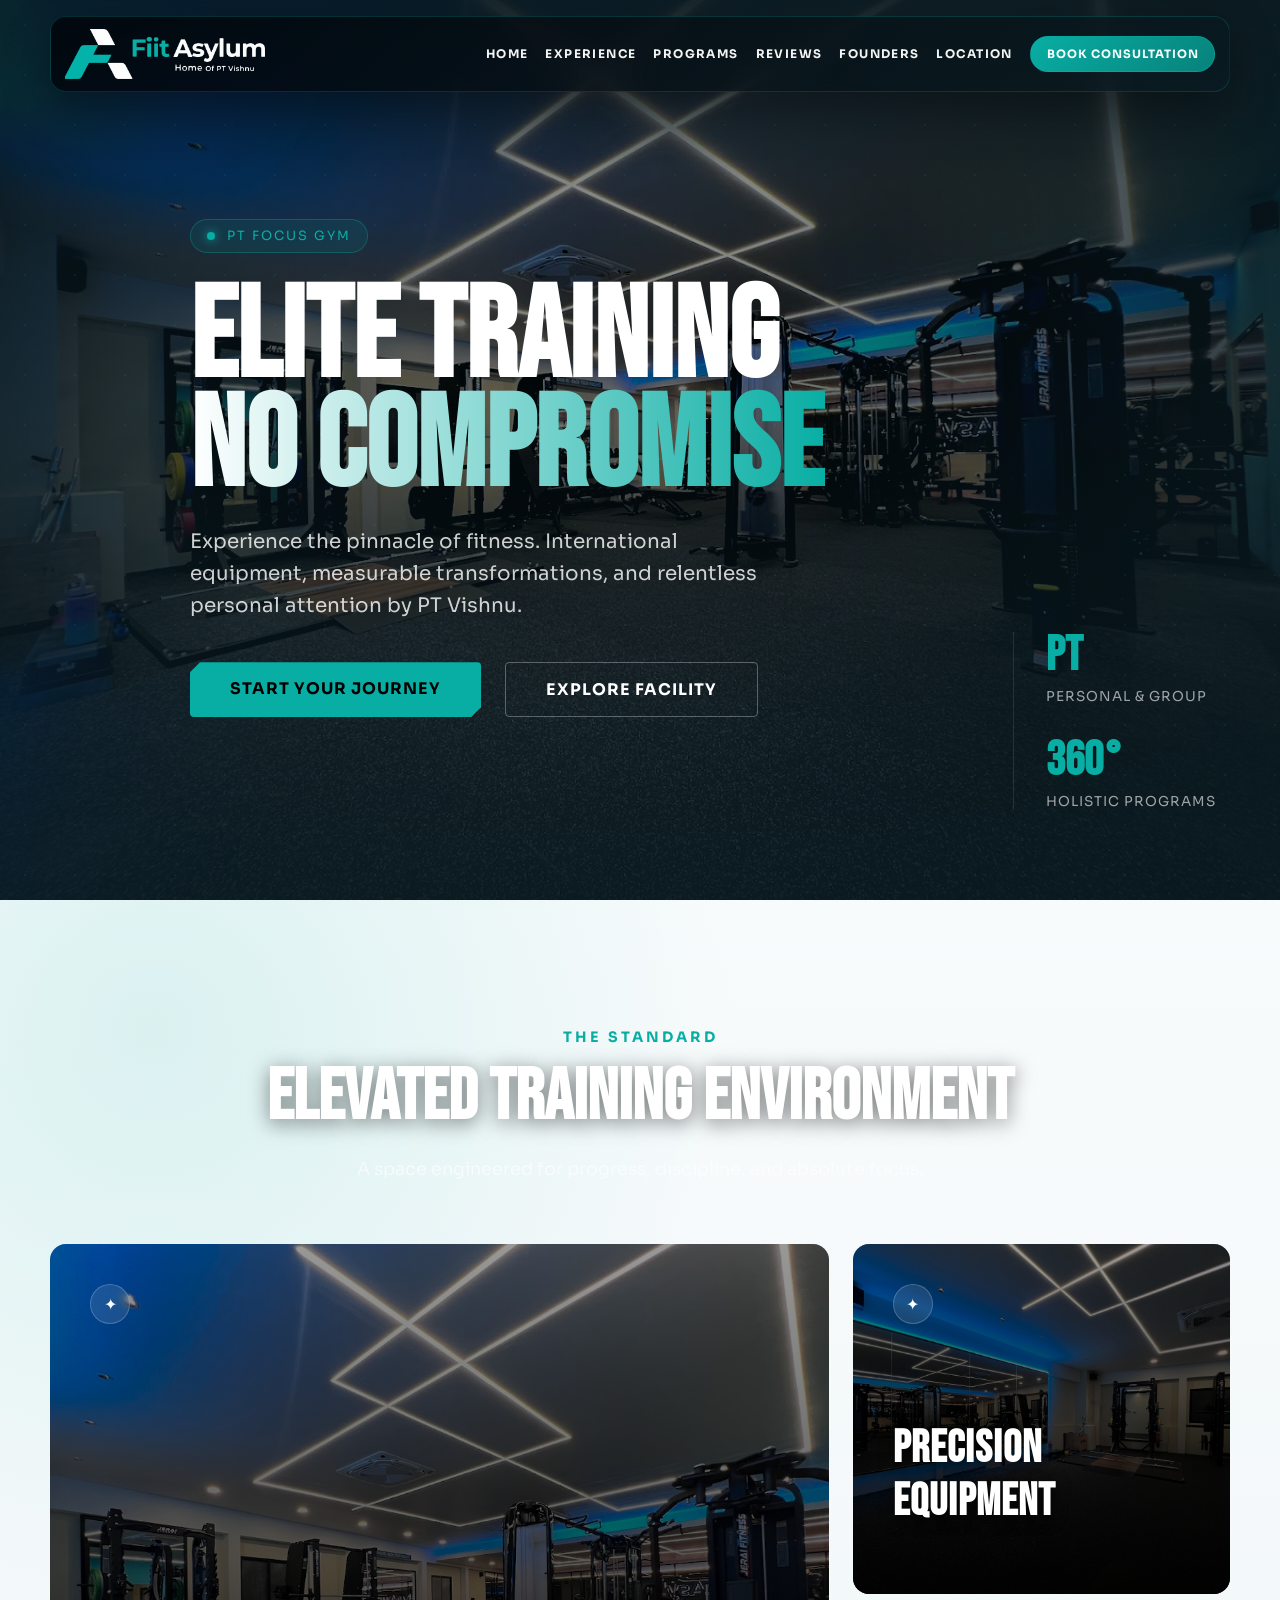
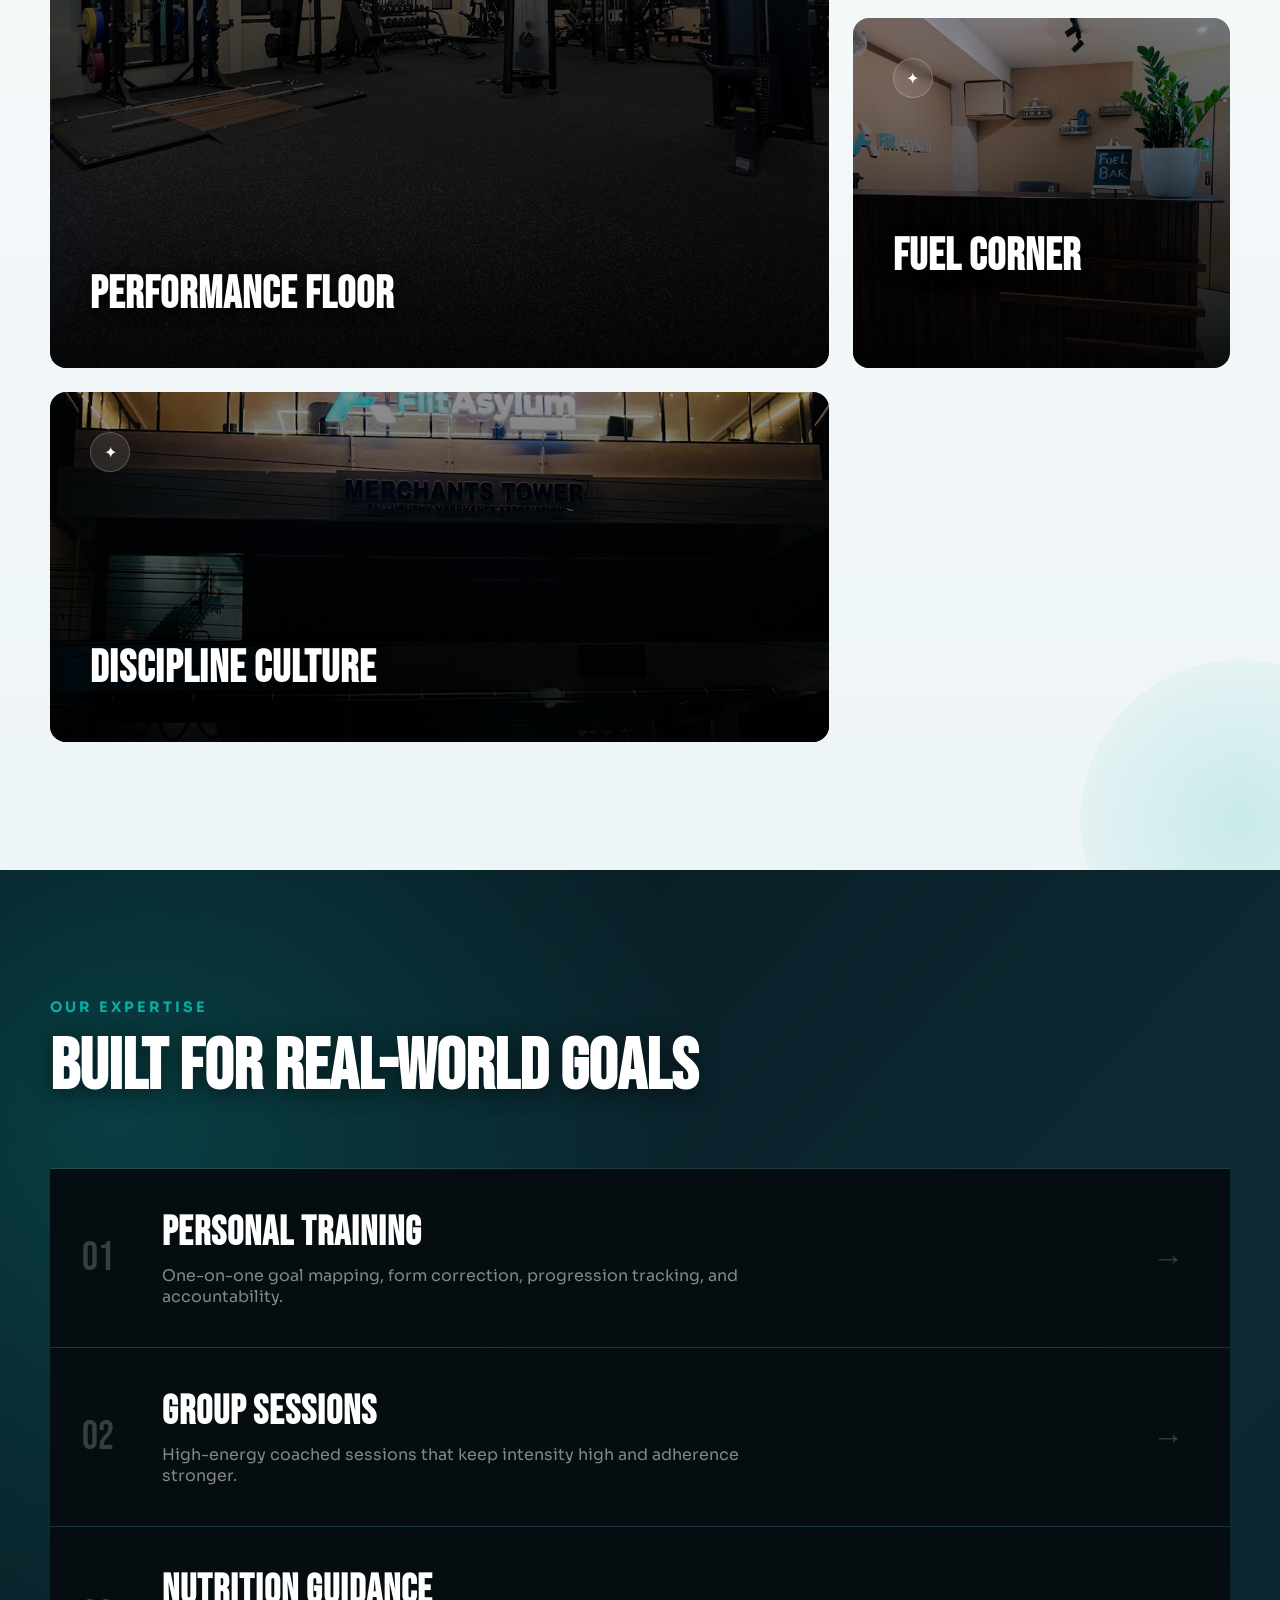
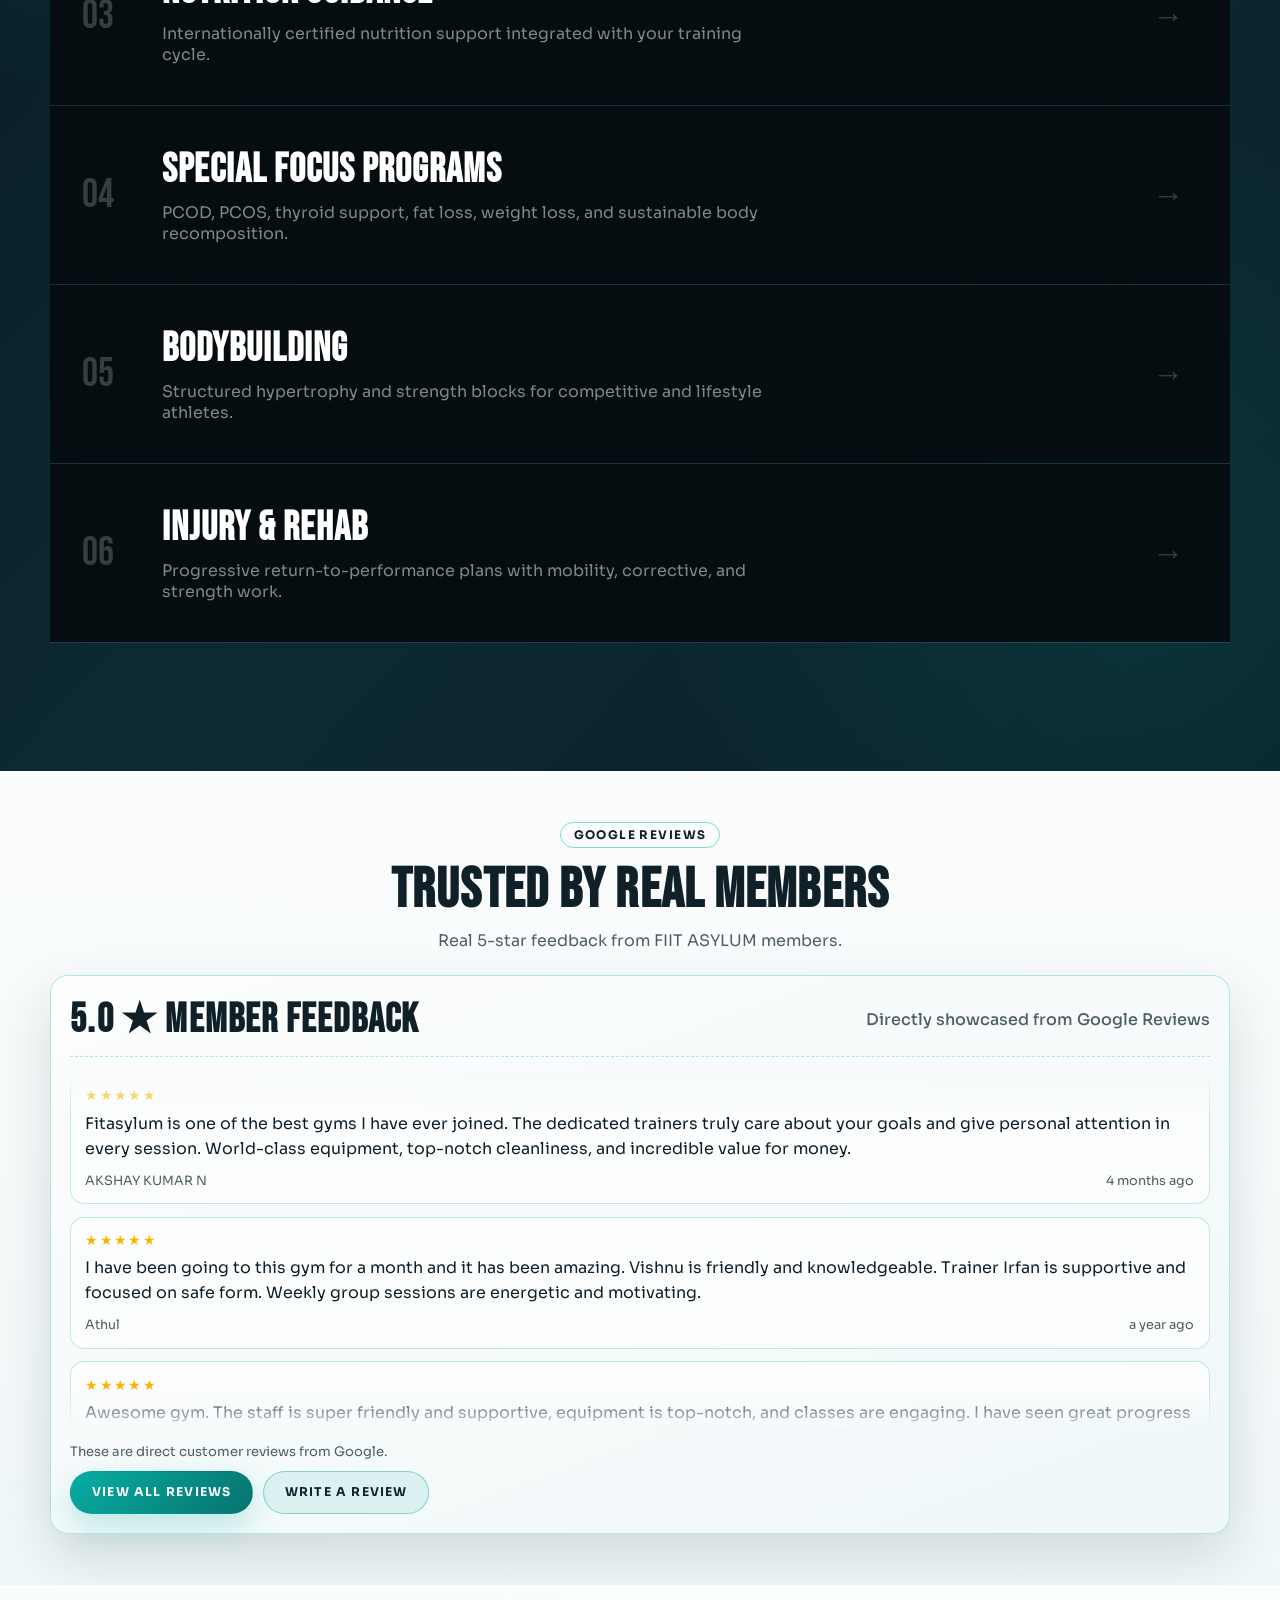
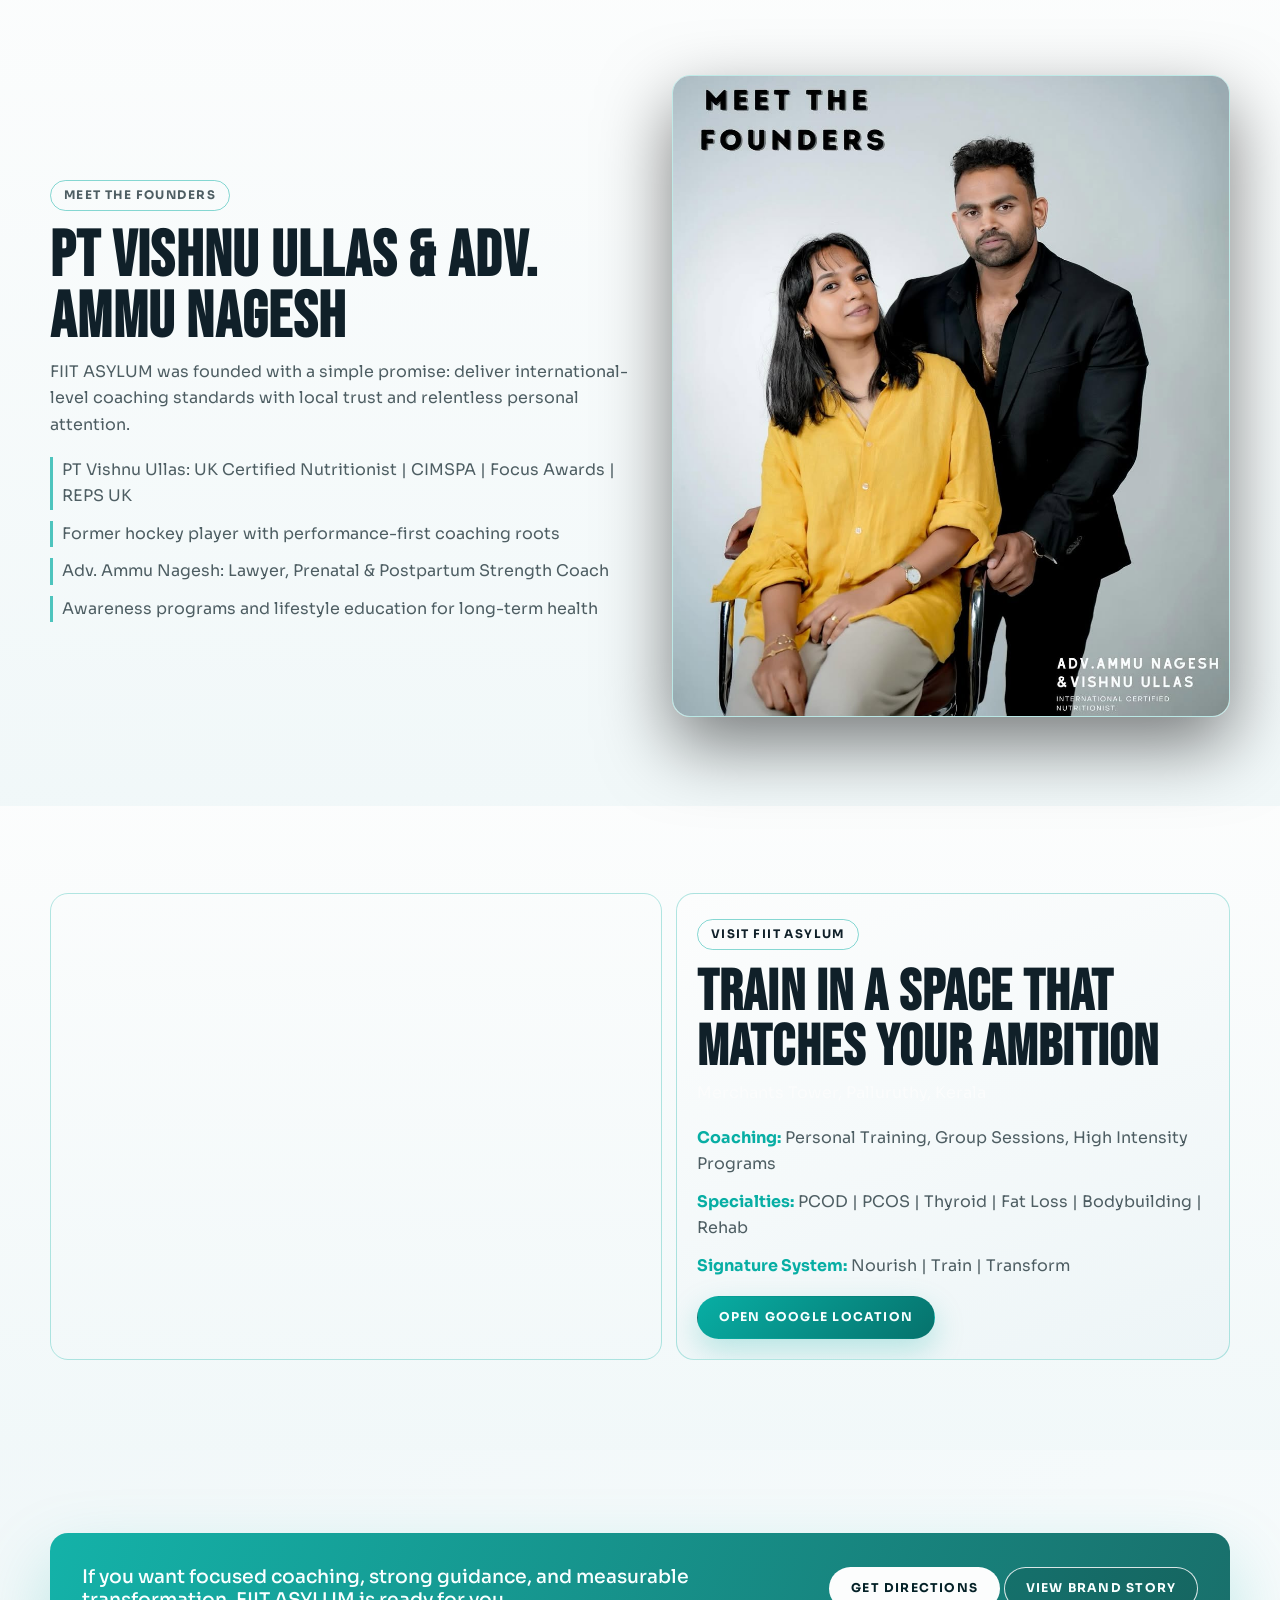
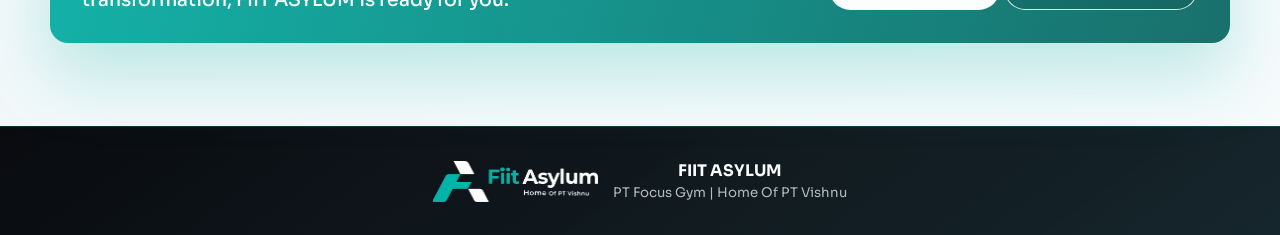
<file: index.html>
<!DOCTYPE html>
<html lang="en">
<head>
  <meta charset="UTF-8">
  <meta name="viewport" content="width=device-width, initial-scale=1.0">
  <title>FIIT ASYLUM | Home of PT Vishnu</title>
  <meta name="description" content="FIIT ASYLUM is a PT-focused premium gym founded by PT Vishnu and Adv. Ammu, featuring international equipment, certified nutrition guidance, and transformation-led coaching.">
  <link rel="preconnect" href="https://fonts.googleapis.com">
  <link rel="preconnect" href="https://fonts.gstatic.com" crossorigin>
  <link href="https://fonts.googleapis.com/css2?family=Bebas+Neue&family=Sora:wght@300;400;500;600;700;800&display=swap" rel="stylesheet">
  <link rel="stylesheet" href="style.css?v=2">
</head>
<body>
  <header class="site-header" id="header">
    <div class="container nav-shell">
      <a class="brand" href="#home" aria-label="FIIT ASYLUM home">
        <img src="assets/fiit-asylum-logo.png" alt="FIIT ASYLUM logo">
      </a>

      <button class="menu-toggle" id="menuBtn" aria-expanded="false" aria-label="Toggle menu">Menu</button>

      <nav class="nav" id="navLinks" aria-label="Primary">
        <a href="#home">Home</a>
        <a href="#experience">Experience</a>
        <a href="#programs">Programs</a>
        <a href="#reviews">Reviews</a>
        <a href="#founders">Founders</a>
        <a href="#location">Location</a>
      </nav>

      <div class="nav-actions">
        <a href="#contact" class="cta-top">Book Consultation</a>
      </div>
    </div>
  </header>

  <main>
    <section class="premium-hero" id="home">
      <div class="hero-media-bg">
        <img src="assets/fiit-gym-1.jpg" alt="FIIT ASYLUM Background">
        <div class="media-vignette"></div>
        <div class="premium-particles"></div>
      </div>
      
      <div class="container hero-content-premium">
        <div class="hero-badge-premium reveal">
          <span class="pulsing-dot"></span> PT FOCUS GYM
        </div>
        <h1 class="hero-title-premium reveal delay-1">
          ELITE TRAINING<br>
          <span class="text-accent-premium">NO COMPROMISE</span>
        </h1>
        <p class="hero-desc-premium reveal delay-2">
          Experience the pinnacle of fitness. International equipment, measurable transformations, and relentless personal attention by PT Vishnu.
        </p>
        
        <div class="hero-actions-premium reveal delay-3">
          <a class="btn-premium-solid" href="#contact">Start Your Journey</a>
          <a class="btn-premium-outline" href="#experience">Explore Facility</a>
        </div>
      </div>
      
      <div class="hero-stats-premium reveal delay-4">
        <div class="stat-box">
          <h4 class="stat-val">PT</h4>
          <p class="stat-label">Personal & Group</p>
        </div>
        <div class="stat-box">
          <h4 class="stat-val">360°</h4>
          <p class="stat-label">Holistic Programs</p>
        </div>
      </div>
    </section>

    <section class="premium-experience" id="experience">
      <div class="container">
        <div class="premium-section-header text-center reveal">
          <h6 class="premium-eyebrow">The Standard</h6>
          <h2 class="premium-heading">Elevated Training Environment</h2>
          <p class="premium-subheading">A space engineered for progress, discipline, and absolute focus.</p>
        </div>

        <div class="premium-bento-grid">
          <article class="bento-card bento-large reveal lift-card" style="--bg-image: url('assets/fiit-gym-1.jpg')">
            <div class="bento-overlay">
              <div class="bento-icon">✦</div>
              <div class="bento-text">
                <h3>Performance Floor</h3>
                <p>Power racks, free-weight systems, and an open floor built for strong programming.</p>
              </div>
            </div>
          </article>
          
          <article class="bento-card reveal lift-card" style="--bg-image: url('assets/fiit-gym-2.jpg')">
            <div class="bento-overlay">
              <div class="bento-icon">✦</div>
              <div class="bento-text">
                <h3>Precision Equipment</h3>
                <p>Hammer Strength and Life Fitness equipment aligned to safe progression.</p>
              </div>
            </div>
          </article>
          
          <article class="bento-card reveal lift-card" style="--bg-image: url('assets/fiit-gym-3.jpg')">
            <div class="bento-overlay">
              <div class="bento-icon">✦</div>
              <div class="bento-text">
                <h3>Fuel Corner</h3>
                <p>Cafeteria support for performance-friendly routines and better consistency.</p>
              </div>
            </div>
          </article>

          <article class="bento-card bento-wide reveal lift-card" style="--bg-image: url('assets/fiit-gym-5.jpg')">
            <div class="bento-overlay">
              <div class="bento-icon">✦</div>
              <div class="bento-text">
                <h3>Discipline Culture</h3>
                <p>Structured floor discipline and coaching clarity to keep progress measurable.</p>
              </div>
            </div>
          </article>
        </div>
      </div>
    </section>

    <section class="premium-programs" id="programs">
      <div class="container">
        <div class="premium-section-header reveal">
          <h6 class="premium-eyebrow">Our Expertise</h6>
          <h2 class="premium-heading">Built For Real-World Goals</h2>
        </div>

        <div class="premium-program-list">
          <div class="program-row reveal lift-card">
            <div class="program-number">01</div>
            <div class="program-details">
              <h3>Personal Training</h3>
              <p>One-on-one goal mapping, form correction, progression tracking, and accountability.</p>
            </div>
            <div class="program-arrow">→</div>
          </div>

          <div class="program-row reveal lift-card">
            <div class="program-number">02</div>
            <div class="program-details">
              <h3>Group Sessions</h3>
              <p>High-energy coached sessions that keep intensity high and adherence stronger.</p>
            </div>
            <div class="program-arrow">→</div>
          </div>

          <div class="program-row reveal lift-card">
            <div class="program-number">03</div>
            <div class="program-details">
              <h3>Nutrition Guidance</h3>
              <p>Internationally certified nutrition support integrated with your training cycle.</p>
            </div>
            <div class="program-arrow">→</div>
          </div>

          <div class="program-row reveal lift-card">
            <div class="program-number">04</div>
            <div class="program-details">
              <h3>Special Focus Programs</h3>
              <p>PCOD, PCOS, thyroid support, fat loss, weight loss, and sustainable body recomposition.</p>
            </div>
            <div class="program-arrow">→</div>
          </div>

          <div class="program-row reveal lift-card">
            <div class="program-number">05</div>
            <div class="program-details">
              <h3>Bodybuilding</h3>
              <p>Structured hypertrophy and strength blocks for competitive and lifestyle athletes.</p>
            </div>
            <div class="program-arrow">→</div>
          </div>

          <div class="program-row reveal lift-card">
            <div class="program-number">06</div>
            <div class="program-details">
              <h3>Injury & Rehab</h3>
              <p>Progressive return-to-performance plans with mobility, corrective, and strength work.</p>
            </div>
            <div class="program-arrow">→</div>
          </div>
        </div>
      </div>
    </section>

    <section class="section reviews-live" id="reviews">
      <div class="container">
        <div class="section-head reveal reviews-head">
          <p class="eyebrow">Google Reviews</p>
          <h2>Trusted By Real Members</h2>
          <p>Real 5-star feedback from FIIT ASYLUM members.</p>
        </div>

        <div class="google-reviews-widget reveal">
          <div class="google-review-summary">
            <h3>5.0 ★ Member Feedback</h3>
            <p>Directly showcased from Google Reviews</p>
          </div>

          <div class="google-review-marquee">
            <div class="google-review-grid" id="googleReviewGrid">
            <article class="google-review-card">
              <p class="review-stars">★★★★★</p>
              <p class="review-text">Fitasylum is one of the best gyms I have ever joined. The dedicated trainers truly care about your goals and give personal attention in every session. World-class equipment, top-notch cleanliness, and incredible value for money.</p>
              <p class="review-meta"><span>AKSHAY KUMAR N</span><span>4 months ago</span></p>
            </article>
            <article class="google-review-card">
              <p class="review-stars">★★★★★</p>
              <p class="review-text">I have been going to this gym for a month and it has been amazing. Vishnu is friendly and knowledgeable. Trainer Irfan is supportive and focused on safe form. Weekly group sessions are energetic and motivating.</p>
              <p class="review-meta"><span>Athul</span><span>a year ago</span></p>
            </article>
            <article class="google-review-card">
              <p class="review-stars">★★★★★</p>
              <p class="review-text">Awesome gym. The staff is super friendly and supportive, equipment is top-notch, and classes are engaging. I have seen great progress in my fitness journey. Highly recommend.</p>
              <p class="review-meta"><span>Sreedi Krishna</span><span>6 months ago</span></p>
            </article>
            <article class="google-review-card">
              <p class="review-stars">★★★★★</p>
              <p class="review-text">This gym has exceeded my expectations. Top-tier equipment, motivating atmosphere, and great results since joining. Highly recommended. Thanks Vishnu.</p>
              <p class="review-meta"><span>Divya S</span><span>6 months ago</span></p>
            </article>
            <article class="google-review-card">
              <p class="review-stars">★★★★★</p>
              <p class="review-text">Fiit Asylam has the best equipment with imported machines and quality Indian equipment like Jerai Fitness. Packed with energy, great atmosphere, and excellent hygiene.</p>
              <p class="review-meta"><span>Najeeb MH</span><span>6 months ago</span></p>
            </article>
            <article class="google-review-card">
              <p class="review-stars">★★★★★</p>
              <p class="review-text">It is not only a gym but a complete facility dedicated to exercise, including weightlifting, cardio, personal training, and more. I love it very much.</p>
              <p class="review-meta"><span>UNNIKKUTTAN Kg</span><span>5 months ago</span></p>
            </article>
            <article class="google-review-card">
              <p class="review-stars">★★★★★</p>
              <p class="review-text">Absolutely amazing gym. Friendly staff, clean and modern facility, and a wide range of equipment for all fitness levels.</p>
              <p class="review-meta"><span>SHYAM LAL</span><span>a year ago</span></p>
            </article>
            <article class="google-review-card">
              <p class="review-stars">★★★★★</p>
              <p class="review-text">One of the best gyms in town. Best machines in the industry, always clean and well-maintained, with a welcoming and motivating atmosphere.</p>
              <p class="review-meta"><span>kevin austin</span><span>a year ago</span></p>
            </article>
            <article class="google-review-card">
              <p class="review-stars">★★★★★</p>
              <p class="review-text">Fiit Asylum is spacious, clean, and equipped with high-quality machines and weights. Trainers are professional, friendly, and always ready to guide.</p>
              <p class="review-meta"><span>Bharath Kumar KM</span><span>a year ago</span></p>
            </article>
            <article class="google-review-card">
              <p class="review-stars">★★★★★</p>
              <p class="review-text">One of the best gyms I have been to. Equipment is always clean and in good condition, and guidance from the team is excellent.</p>
              <p class="review-meta"><span>Jean George</span><span>a year ago</span></p>
            </article>
            <article class="google-review-card">
              <p class="review-stars">★★★★★</p>
              <p class="review-text">Fiit Asylum Gym is exceptional. Motivating atmosphere, top-notch equipment, and outstanding service quality. Vishnu gives in-depth nutrition guidance.</p>
              <p class="review-meta"><span>Ashwin Krishna K N</span><span>a year ago</span></p>
            </article>
            <article class="google-review-card">
              <p class="review-stars">★★★★★</p>
              <p class="review-text">Really love this gym. Equipment is well-maintained, place is always clean, and the atmosphere is different in the best way. Coach Irfan is always ready to help.</p>
              <p class="review-meta"><span>Rashid Sulaiman</span><span>a year ago</span></p>
            </article>
            <article class="google-review-card">
              <p class="review-stars">★★★★★</p>
              <p class="review-text">Great for anyone, especially beginners and introverts. Joining FIIT ASYLUM has been a very positive and motivating experience.</p>
              <p class="review-meta"><span>bibin antony</span><span>a year ago</span></p>
            </article>
            <article class="google-review-card">
              <p class="review-stars">★★★★★</p>
              <p class="review-text">Fantastic experience so far. Top-notch facilities, cleanliness, skilled coaches, positive atmosphere, and excellent membership benefits.</p>
              <p class="review-meta"><span>Anitha Geoffrey</span><span>a year ago</span></p>
            </article>
            <article class="google-review-card">
              <p class="review-stars">★★★★★</p>
              <p class="review-text">Gym has good positive vibes and well-behaved trainers. Awesome environment.</p>
              <p class="review-meta"><span>Majeed Kunjumon</span><span>6 months ago</span></p>
            </article>
            <article class="google-review-card">
              <p class="review-stars">★★★★★</p>
              <p class="review-text">The gym is always clean and the equipment is brand new and well-maintained. They take hygiene seriously, which makes workouts more comfortable.</p>
              <p class="review-meta"><span>Neel Alex</span><span>a year ago</span></p>
            </article>
            <article class="google-review-card">
              <p class="review-stars">★★★★★</p>
              <p class="review-text">Well equipped and well maintained gym. Amazing team.</p>
              <p class="review-meta"><span>Zameer Salam</span><span>6 months ago</span></p>
            </article>
            <article class="google-review-card">
              <p class="review-stars">★★★★★</p>
              <p class="review-text">Proper guidance in bodybuilding, effective fat reduction training, cardio sessions, and supportive trainers. Highly recommended.</p>
              <p class="review-meta"><span>Abhilash Karunakaran</span><span>a year ago</span></p>
            </article>
            <article class="google-review-card">
              <p class="review-stars">★★★★★</p>
              <p class="review-text">Solid gym, no nonsense, no broscience. Big thanks to Vishnu.</p>
              <p class="review-meta"><span>Nevin Paul</span><span>6 months ago</span></p>
            </article>
            <article class="google-review-card">
              <p class="review-stars">★★★★★</p>
              <p class="review-text">Great atmosphere, latest equipment, and experienced coaching trainers with good understanding.</p>
              <p class="review-meta"><span>Anzal Akbar</span><span>10 months ago</span></p>
            </article>
            <article class="google-review-card">
              <p class="review-stars">★★★★★</p>
              <p class="review-text">I highly recommend FIIT ASYLUM for anyone starting fitness or taking workouts to the next level.</p>
              <p class="review-meta"><span>Malutty Ml</span><span>a year ago</span></p>
            </article>
            <article class="google-review-card">
              <p class="review-stars">★★★★★</p>
              <p class="review-text">Perfect atmosphere to work out with professional trainers and advanced equipment.</p>
              <p class="review-meta"><span>RAZIK RAzzz</span><span>10 months ago</span></p>
            </article>
            <article class="google-review-card">
              <p class="review-stars">★★★★★</p>
              <p class="review-text">Appreciate the efforts from Vishnu. Thank you FIIT ASYLUM.</p>
              <p class="review-meta"><span>Muhammed Unaiz</span><span>6 months ago</span></p>
            </article>
            </div>
          </div>

          <p class="google-review-note">
            These are direct customer reviews from Google.
          </p>

          <div class="google-review-actions">
            <a class="btn btn-solid" href="https://maps.app.goo.gl/WHNx2iG8n94ZWWVL7" target="_blank" rel="noopener noreferrer">View All Reviews</a>
            <a class="btn btn-outline review-write-btn" href="https://maps.app.goo.gl/WHNx2iG8n94ZWWVL7" target="_blank" rel="noopener noreferrer">Write A Review</a>
          </div>
        </div>
      </div>
    </section>

    <section class="section" id="founders">
      <div class="container founders-wrap">
        <div class="founders-content reveal">
          <p class="eyebrow">Meet The Founders</p>
          <h2>PT Vishnu Ullas & Adv. Ammu Nagesh</h2>
          <p>
            FIIT ASYLUM was founded with a simple promise: deliver international-level coaching standards with local trust and relentless personal attention.
          </p>
          <ul class="credential-list">
            <li>PT Vishnu Ullas: UK Certified Nutritionist | CIMSPA | Focus Awards | REPS UK</li>
            <li>Former hockey player with performance-first coaching roots</li>
            <li>Adv. Ammu Nagesh: Lawyer, Prenatal & Postpartum Strength Coach</li>
            <li>Awareness programs and lifestyle education for long-term health</li>
          </ul>
        </div>
        <div class="founders-image reveal lift-card">
          <img src="assets/founders.jpg" alt="Founders of FIIT ASYLUM - Adv. Ammu Nagesh and PT Vishnu Ullas">
        </div>
      </div>
    </section>

    <section class="section location" id="location">
      <div class="container location-grid">
        <div class="map-frame reveal lift-card">
          <iframe
            title="FIIT ASYLUM location map"
            loading="lazy"
            referrerpolicy="no-referrer-when-downgrade"
            src="https://www.google.com/maps?output=embed&q=FIIT%20ASYLUM%2C%20Merchants%20Tower%2C%20Palluruthy%2C%20Kochi"
            allowfullscreen
          ></iframe>
        </div>

        <div class="location-panel reveal">
          <p class="eyebrow">Visit FIIT ASYLUM</p>
          <h2>Train In A Space That Matches Your Ambition</h2>
          <p class="address">Merchants Tower, Palluruthy, Kerala</p>
          <div class="contact-list">
            <p><strong>Coaching:</strong> Personal Training, Group Sessions, High Intensity Programs</p>
            <p><strong>Specialties:</strong> PCOD | PCOS | Thyroid | Fat Loss | Bodybuilding | Rehab</p>
            <p><strong>Signature System:</strong> Nourish | Train | Transform</p>
          </div>
          <div class="location-actions">
            <a class="btn btn-solid" href="https://share.google/0QAGZU8iSe3wGcLht" target="_blank" rel="noopener noreferrer" data-magnetic>Open Google Location</a>
          </div>
        </div>
      </div>
    </section>

    <section class="cta-band" id="contact">
      <div class="container cta-band-wrap reveal">
        <p>If you want focused coaching, strong guidance, and measurable transformation, FIIT ASYLUM is ready for you.</p>
        <div>
          <a class="btn btn-light" href="https://share.google/0QAGZU8iSe3wGcLht" target="_blank" rel="noopener noreferrer" data-magnetic>Get Directions</a>
          <a class="btn btn-light-outline" href="#home" data-magnetic>View Brand Story</a>
        </div>
      </div>
    </section>
  </main>

  <footer class="site-footer">
    <div class="container footer-wrap">
      <img src="assets/fiit-asylum-logo.png" alt="FIIT ASYLUM logo">
      <div>
        <p>FIIT ASYLUM</p>
        <small>PT Focus Gym | Home Of PT Vishnu</small>
      </div>
    </div>
  </footer>

  <script src="script.js"></script>
</body>
</html>
</file>
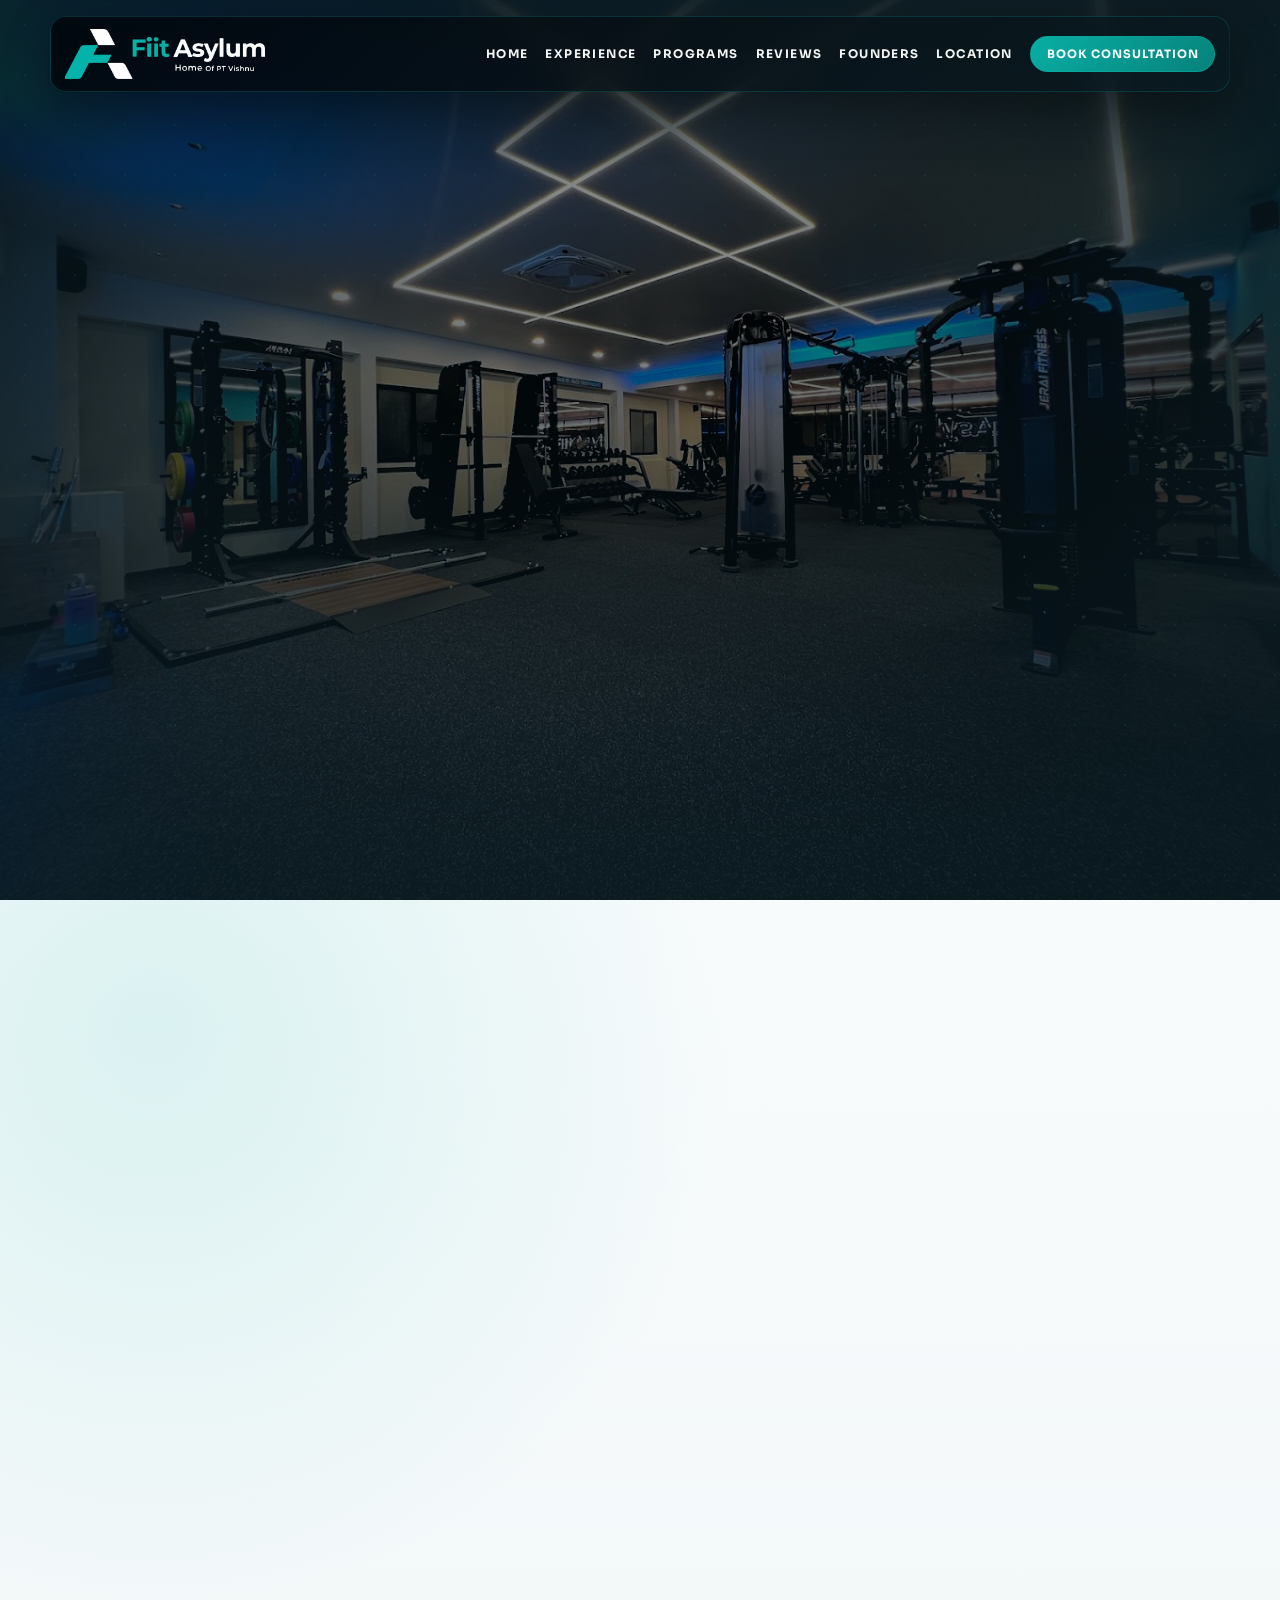
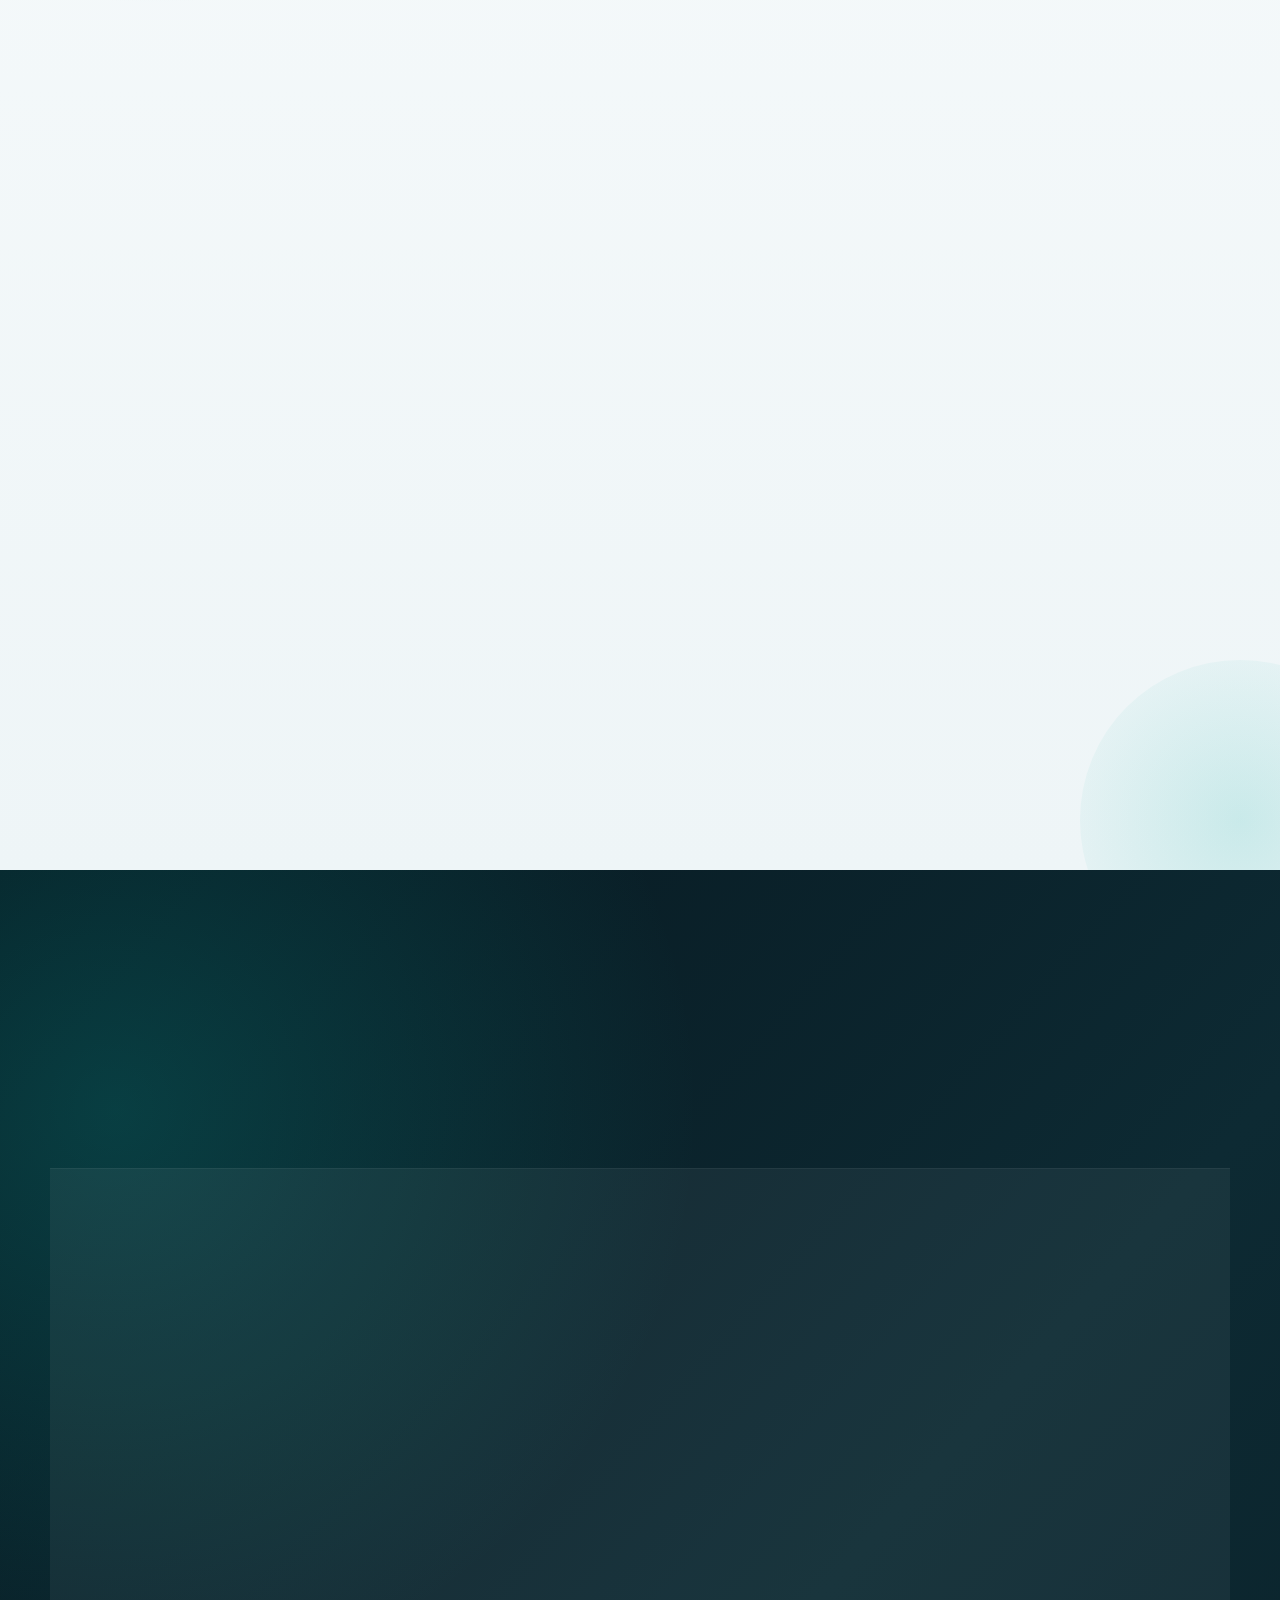
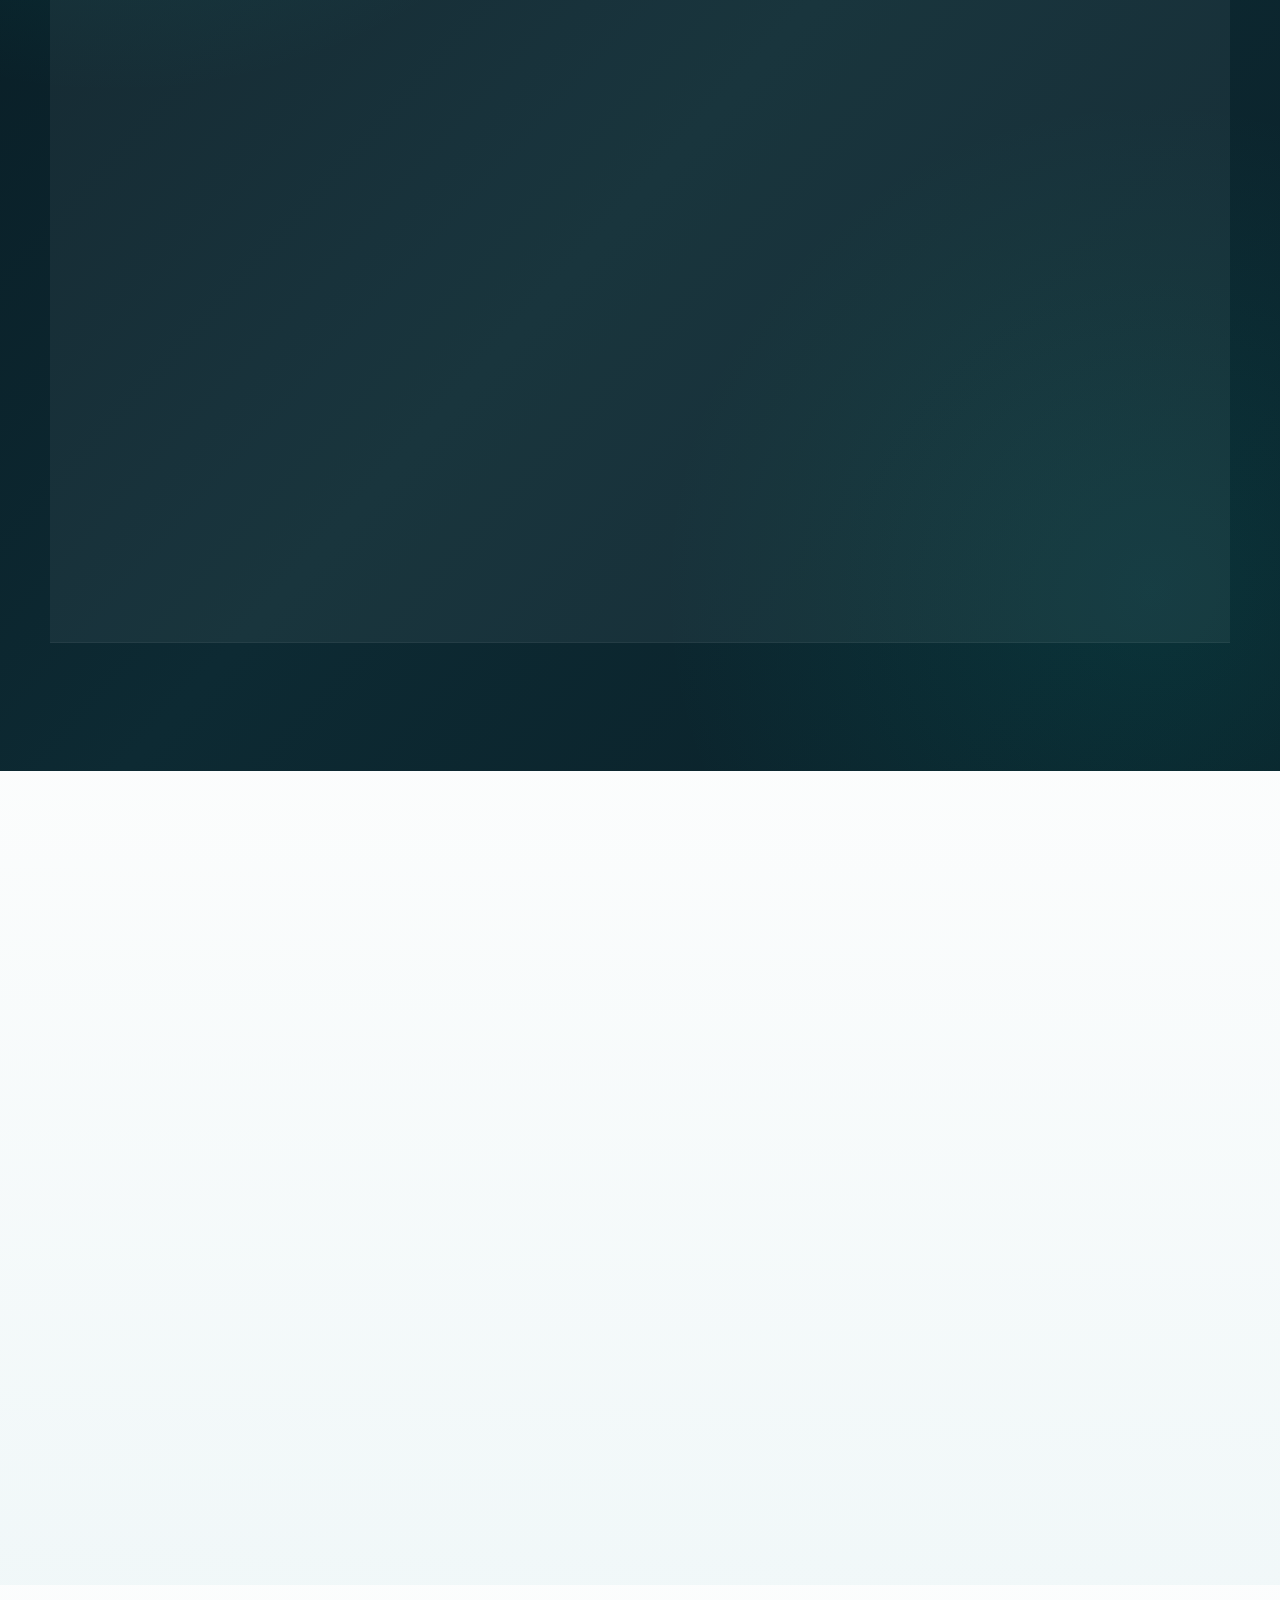
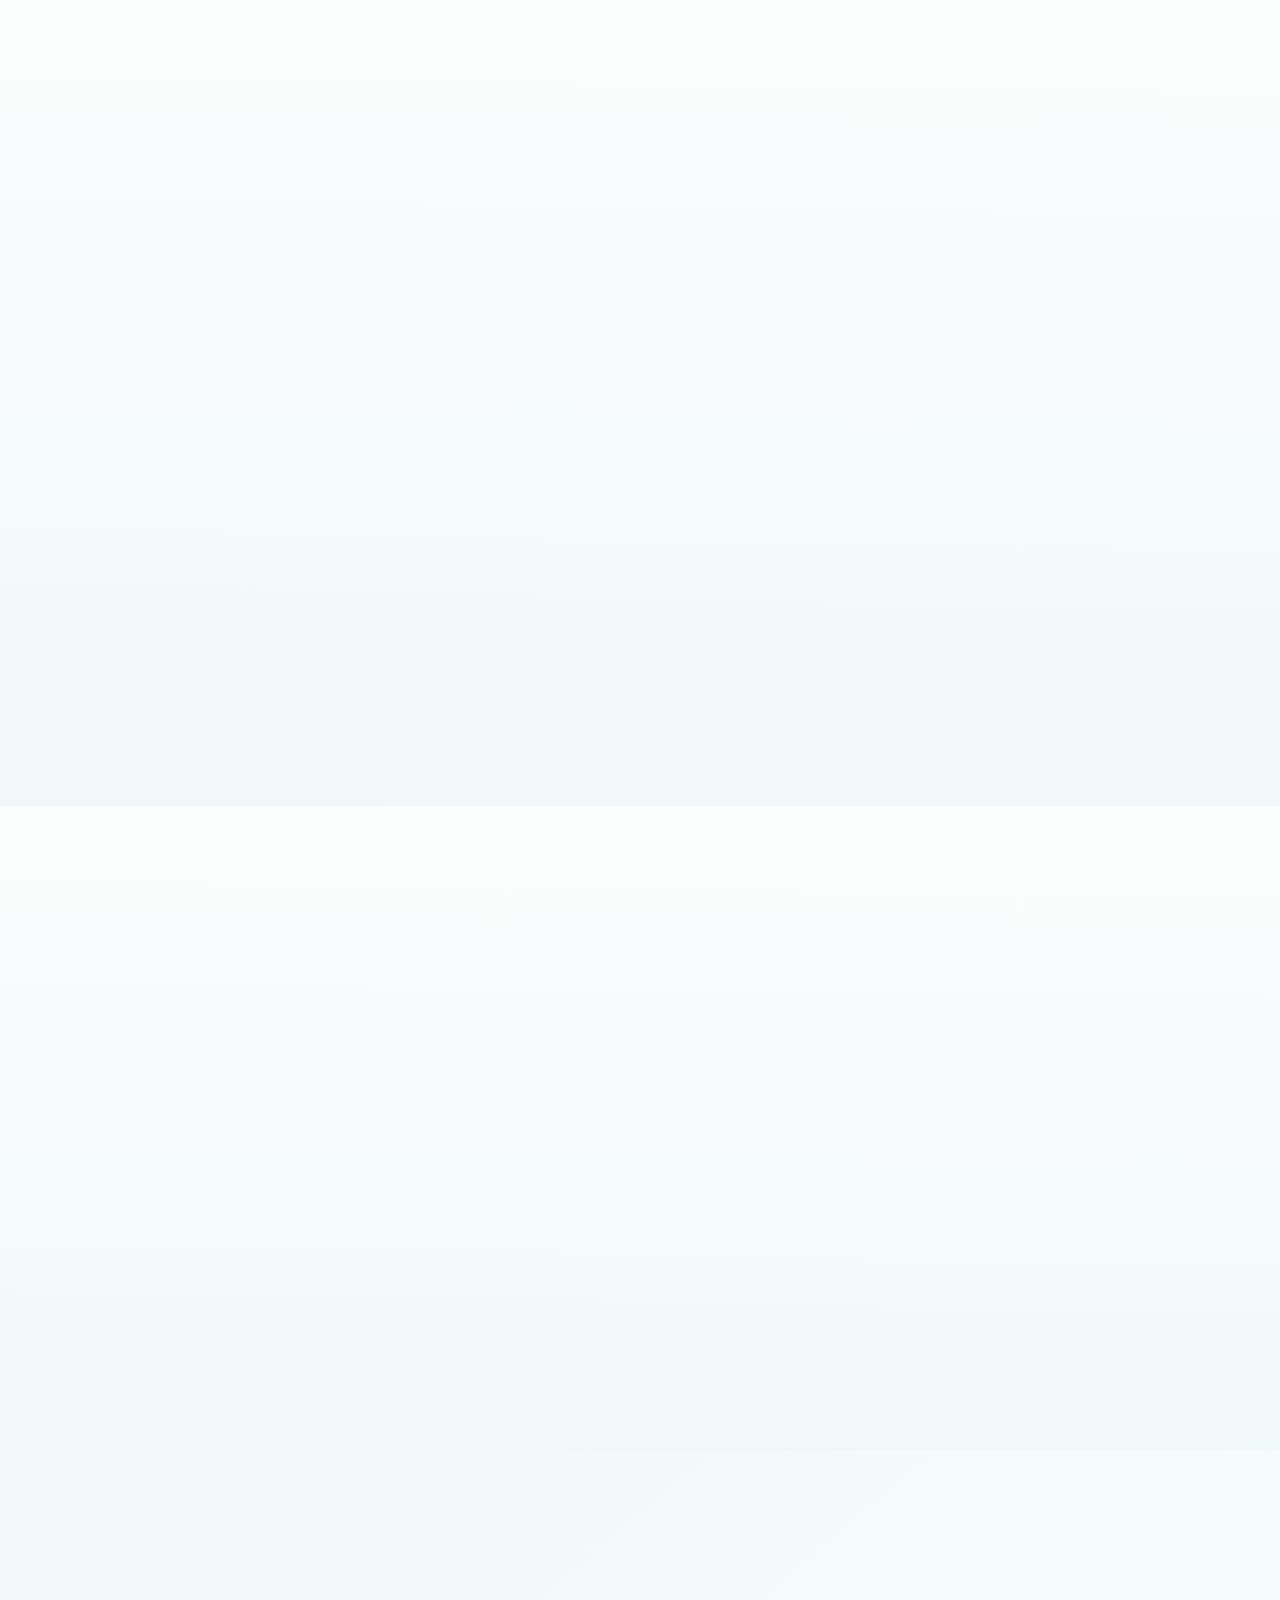
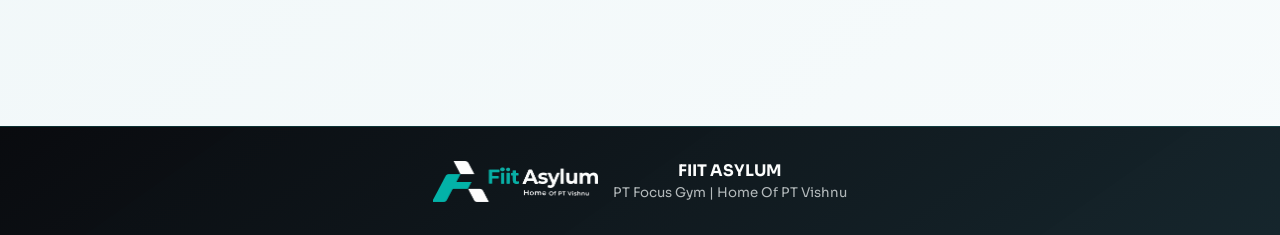
<file: about.html>
<!DOCTYPE html>
<html lang="en">
<head>
  <meta charset="UTF-8">
  <meta http-equiv="refresh" content="0; url=./index.html#founders">
  <meta name="viewport" content="width=device-width, initial-scale=1.0">
  <title>FIIT ASYLUM | Redirecting</title>
  <link rel="canonical" href="./index.html#founders">
</head>
<body>
  <p>Redirecting to <a href="./index.html#founders">FIIT ASYLUM</a>...</p>
</body>
</html>
</file>
<file: style.css>
:root {
  --bg-deep: #091A21;
  --bg-shadow: #000105;
  --accent: #08AEA4;
  --text: #FCFDFD;
  --ink: #102029;
  --ink-soft: #4e5e63;
  --muted: #646E70;
  --soft: #B4BABC;
  --surface: #0d2630;
  --line: rgba(180, 186, 188, 0.24);
  --radius: 18px;
  --shadow-lg: 0 28px 70px rgba(0, 0, 0, 0.5);
  --font-display: "Bebas Neue", sans-serif;
  --font-body: "Sora", sans-serif;
}

* {
  margin: 0;
  padding: 0;
  box-sizing: border-box;
}

html {
  scroll-behavior: smooth;
}

body {
  font-family: var(--font-body);
  color: var(--text);
  background:
    radial-gradient(circle at 6% -15%, rgba(8, 174, 164, 0.14), transparent 36%),
    radial-gradient(circle at 96% 6%, rgba(8, 174, 164, 0.1), transparent 28%),
    linear-gradient(140deg, #f4f9fa 0%, #e7f2f4 48%, #f7fbfc 100%);
  overflow-x: hidden;
  min-height: 100vh;
}

a {
  color: inherit;
  text-decoration: none;
}

img {
  display: block;
  max-width: 100%;
}

.container {
  width: min(1180px, calc(100% - 2.4rem));
  margin: 0 auto;
}

.site-header {
  position: fixed;
  top: 1rem;
  width: 100%;
  z-index: 120;
  transition: top 0.3s ease, background 0.3s ease, box-shadow 0.3s ease, border-color 0.3s ease;
}

.site-header.scrolled {
  top: 0.35rem;
}

.nav-shell {
  min-height: 76px;
  display: flex;
  gap: 1.1rem;
  align-items: center;
  justify-content: space-between;
  padding: 0.62rem 0.85rem;
  border-radius: 16px;
  border: 1px solid rgba(8, 174, 164, 0.22);
  background: linear-gradient(140deg, rgba(0, 1, 5, 0.76), rgba(9, 26, 33, 0.76));
  backdrop-filter: blur(14px);
  box-shadow: 0 18px 45px rgba(0, 0, 0, 0.34);
}

.site-header.scrolled .nav-shell {
  border-color: rgba(8, 174, 164, 0.34);
  background: linear-gradient(140deg, rgba(2, 12, 16, 0.9), rgba(6, 22, 30, 0.9));
  box-shadow: 0 14px 34px rgba(0, 0, 0, 0.4);
}

.brand {
  flex-shrink: 0;
}

.brand img {
  width: clamp(150px, 16vw, 200px);
}

.nav {
  display: flex;
  align-items: center;
  gap: 1.05rem;
  font-size: 0.74rem;
  text-transform: uppercase;
  letter-spacing: 0.12em;
  font-weight: 700;
  margin-left: auto;
}

.nav a {
  color: rgba(252, 253, 253, 0.96);
  position: relative;
  padding: 0.25rem 0;
}

.site-header.scrolled .nav a {
  color: rgba(252, 253, 253, 0.96);
}

.nav a::after {
  content: "";
  position: absolute;
  left: 0;
  bottom: -0.24rem;
  width: 0;
  height: 2px;
  background: var(--accent);
  transition: width 0.24s ease;
}

.nav a:hover::after,
.nav a:focus-visible::after {
  width: 100%;
}

.nav-actions {
  display: flex;
  align-items: center;
  gap: 0.6rem;
}

.cta-top {
  padding: 0.62rem 0.95rem;
  border-radius: 999px;
  border: 1px solid rgba(8, 174, 164, 0.5);
  background: linear-gradient(135deg, #08aea4, #07827b);
  color: #f7ffff;
  font-size: 0.72rem;
  text-transform: uppercase;
  letter-spacing: 0.09em;
  font-weight: 700;
  white-space: nowrap;
}

.cta-top:hover {
  filter: brightness(1.03);
}

.menu-toggle {
  display: none;
  border: 1px solid rgba(252, 253, 253, 0.3);
  border-radius: 999px;
  background: transparent;
  color: var(--text);
  padding: 0.45rem 0.88rem;
}

.hero {
  position: relative;
  min-height: 82svh;
  overflow: hidden;
  padding: 7.2rem 0 2.4rem;
  display: flex;
  align-items: center;
}

.hero-bg,
.hero-overlay {
  position: absolute;
  inset: 0;
}

.hero-bg {
  z-index: 0;
}

.hero-bg img {
  width: 100%;
  height: 100%;
  object-fit: cover;
  object-position: center;
  transform: scale(1.1);
  filter: blur(6px);
}

.hero-overlay {
  z-index: 1;
  position: relative;
  background:
    linear-gradient(180deg, rgba(0, 1, 5, 0.86) 0%, rgba(0, 1, 5, 0.92) 56%, rgba(0, 1, 5, 0.98) 100%),
    radial-gradient(circle at 50% 8%, rgba(8, 174, 164, 0.1), transparent 40%);
  backdrop-filter: blur(2px);
  -webkit-backdrop-filter: blur(2px);
}

.hero-overlay::after {
  content: "";
  position: absolute;
  inset: 0;
  background: linear-gradient(0deg, rgba(0, 1, 5, 0.46), rgba(0, 1, 5, 0.46));
}

.hero-shell {
  position: relative;
  z-index: 2;
  display: grid;
  gap: 1.2rem;
  justify-items: center;
}

.eyebrow {
  display: inline-block;
  padding: 0.3rem 0.8rem;
  border: 1px solid rgba(8, 174, 164, 0.5);
  border-radius: 999px;
  font-size: 0.74rem;
  text-transform: uppercase;
  letter-spacing: 0.12em;
  font-weight: 700;
  margin-bottom: 1rem;
  color: rgba(252, 253, 253, 0.95);
}

.hero-content h1,
.section-head h2,
.founders-content h2,
.location-panel h2 {
  font-family: var(--font-display);
  text-transform: uppercase;
  line-height: 0.95;
  letter-spacing: 0.02em;
}

.hero-content {
  max-width: 860px;
  position: relative;
  isolation: isolate;
  padding: 0;
  display: flex;
  flex-direction: column;
  justify-content: center;
  align-items: center;
  text-align: center;
}

.hero-content::before {
  content: "";
  position: absolute;
  inset: -1rem -1.8rem;
  z-index: -1;
  background: radial-gradient(circle at center, rgba(0, 1, 5, 0.65), rgba(0, 1, 5, 0));
  filter: blur(12px);
}

/* Animated Particles for Hero */
.hero-particles {
  position: absolute;
  inset: 0;
  pointer-events: none;
  z-index: 1;
  overflow: hidden;
}

.particle {
  position: absolute;
  width: 300px;
  height: 300px;
  background: radial-gradient(circle, rgba(8, 174, 164, 0.3) 0%, transparent 70%);
  border-radius: 50%;
  filter: blur(60px);
  animation: float-particle 20s infinite alternate ease-in-out;
}

.p1 { top: 10%; left: 15%; animation-duration: 25s; }
.p2 { top: 50%; right: 10%; animation-duration: 30s; animation-delay: -5s; }
.p3 { bottom: 10%; left: 35%; animation-duration: 28s; background: radial-gradient(circle, rgba(255, 255, 255, 0.05) 0%, transparent 70%); }

@keyframes float-particle {
  0% { transform: translate(0, 0) scale(1); }
  50% { transform: translate(40px, -40px) scale(1.1); }
  100% { transform: translate(-20px, 30px) scale(0.9); }
}

.hero-kicker {
  display: inline-block;
  padding: 0.45rem 1rem;
  border: 1px solid rgba(8, 174, 164, 0.55);
  border-radius: 999px;
  font-size: 0.74rem;
  text-transform: uppercase;
  letter-spacing: 0.12em;
  font-weight: 700;
  color: var(--text);
  background: rgba(8, 174, 164, 0.1);
  backdrop-filter: blur(8px);
  -webkit-backdrop-filter: blur(8px);
  box-shadow: 0 4px 15px rgba(8, 174, 164, 0.2);
}

.hero-content h1 {
  font-size: clamp(3.2rem, 8vw, 6.1rem);
  margin: 0.82rem 0 0.5rem;
  line-height: 0.9;
  letter-spacing: 0.015em;
  background: linear-gradient(135deg, #ffffff 30%, #4ae5dc 100%);
  -webkit-background-clip: text;
  -webkit-text-fill-color: transparent;
  filter: drop-shadow(0 10px 20px rgba(8, 174, 164, 0.3));
}

.hero-content h1 span {
  display: block;
  margin-top: 0.35rem;
  font-family: var(--font-body);
  font-size: clamp(1.15rem, 2.8vw, 2rem);
  font-weight: 700;
  letter-spacing: 0.16em;
  text-transform: uppercase;
  line-height: 1.1;
  color: var(--accent);
}

.hero-lead {
  max-width: 760px;
  font-size: clamp(1rem, 1.75vw, 1.2rem);
  line-height: 1.7;
  color: rgba(252, 253, 253, 0.92);
}

.hero-actions {
  display: flex;
  flex-wrap: wrap;
  gap: 0.78rem;
  margin-top: 1.15rem;
  justify-content: center;
}

.btn {
  display: inline-flex;
  align-items: center;
  justify-content: center;
  border-radius: 999px;
  padding: 0.78rem 1.3rem;
  font-size: 0.76rem;
  text-transform: uppercase;
  letter-spacing: 0.1em;
  font-weight: 700;
  border: 1px solid transparent;
  transition: transform 0.2s ease, box-shadow 0.2s ease, background 0.2s ease;
}

.btn:hover {
  transform: translateY(-2px);
}

.btn-solid {
  background: linear-gradient(135deg, #08aea4, #06726c);
  color: #f7ffff;
  box-shadow: 0 12px 30px rgba(8, 174, 164, 0.25);
}

.btn-solid:hover {
  box-shadow: 0 15px 36px rgba(8, 174, 164, 0.36);
}

.btn-outline {
  border-color: rgba(252, 253, 253, 0.5);
  background: rgba(252, 253, 253, 0.04);
}

.hero-metrics {
  display: grid;
  grid-template-columns: repeat(2, minmax(0, 1fr));
  gap: 0.72rem;
  max-width: 760px;
  margin-left: auto;
  margin-right: auto;
}

.hero-metrics article {
  background: rgba(0, 1, 5, 0.32);
  border: 1px solid rgba(252, 253, 253, 0.24);
  border-radius: 10px;
  padding: 0.8rem;
  text-align: center;
}

.hero-metrics h3 {
  font-family: var(--font-display);
  font-size: clamp(1.8rem, 3.6vw, 2.45rem);
  line-height: 0.9;
  color: var(--accent);
}

.hero-metrics p {
  margin-top: 0.28rem;
  font-size: 0.84rem;
  color: rgba(252, 253, 253, 0.86);
  line-height: 1.4;
}

.section {
  padding: clamp(4rem, 7vw, 6.4rem) 0;
}

.section:not(.dark) {
  color: var(--ink);
  background: linear-gradient(180deg, rgba(252, 253, 253, 0.96), rgba(241, 248, 249, 0.9));
}

.section:not(.dark) .eyebrow {
  color: var(--ink);
  border-color: rgba(8, 174, 164, 0.48);
}

.section:not(.dark) .section-head p:last-child {
  color: var(--ink-soft);
}

.section:not(.dark) .section-head h2,
.section:not(.dark) .founders-content h2,
.section:not(.dark) .location-panel h2 {
  color: var(--ink);
}

.section-head {
  max-width: 820px;
  margin-bottom: 1.3rem;
}

.section-head h2 {
  font-size: clamp(2.2rem, 4.4vw, 3.9rem);
}

.section-head p:last-child {
  margin-top: 0.6rem;
  color: var(--soft);
  line-height: 1.7;
}

.showcase-grid {
  display: grid;
  grid-template-columns: repeat(3, minmax(0, 1fr));
  gap: 0.8rem;
}

#experience {
  position: relative;
  overflow: hidden;
  background:
    radial-gradient(circle at 12% 8%, rgba(8, 174, 164, 0.12), transparent 32%),
    linear-gradient(180deg, #f8fbfc 0%, #eef5f7 100%);
}

#experience::after {
  content: "";
  position: absolute;
  right: -120px;
  bottom: -110px;
  width: 320px;
  height: 320px;
  border-radius: 50%;
  background: radial-gradient(circle, rgba(8, 174, 164, 0.16), rgba(8, 174, 164, 0));
  pointer-events: none;
}

#experience .section-head {
  text-align: center;
  margin-left: auto;
  margin-right: auto;
}

#experience .showcase-grid {
  gap: 1.5rem;
}

#experience .showcase-card {
  border-radius: 24px;
  border: 1px solid rgba(255, 255, 255, 0.1);
  min-height: 320px;
  transition: all 0.5s cubic-bezier(0.16, 1, 0.3, 1);
  position: relative;
  overflow: visible; /* to allow glow */
}

#experience .showcase-card.large {
  min-height: 480px;
}

/* Base image background using ::before */
#experience .showcase-card::before {
  content: "";
  position: absolute;
  inset: 0;
  border-radius: 24px;
  background:
    linear-gradient(180deg, rgba(9, 26, 33, 0.2) 0%, rgba(9, 26, 33, 0.95) 100%),
    var(--card-img) center/cover no-repeat;
  z-index: 1;
  overflow: hidden;
  transition: filter 0.5s ease;
  filter: grayscale(40%) brightness(0.8);
}

/* Glowing border effect using ::after */
#experience .showcase-card::after {
  content: '';
  position: absolute;
  inset: -2px;
  background: linear-gradient(135deg, var(--accent) 0%, transparent 50%, #00f0ff 100%);
  border-radius: 26px;
  z-index: 0;
  opacity: 0;
  transition: opacity 0.5s ease;
}

#experience .showcase-card div {
  position: relative;
  z-index: 2;
  width: 100%;
  padding: 1.5rem;
  transition: transform 0.4s ease;
}

#experience .showcase-card h3 {
  font-size: clamp(1.5rem, 2.6vw, 2.2rem);
  text-shadow: 0 4px 15px rgba(0,0,0,0.5);
}

#experience .showcase-card p {
  color: rgba(252, 253, 253, 0.9);
}

#experience .showcase-card:hover {
  transform: translateY(-12px) scale(1.02);
  border-color: transparent;
  box-shadow: 0 30px 60px rgba(8, 174, 164, 0.2), 0 0 20px rgba(8, 174, 164, 0.1);
}

#experience .showcase-card:hover::before {
  filter: grayscale(0%) brightness(1.1);
}

#experience .showcase-card:hover::after {
  opacity: 1;
}

#experience .showcase-card:hover div {
  transform: translateY(-10px);
}

.showcase-card {
  min-height: 260px;
  border-radius: 24px;
  position: relative;
  display: flex;
  align-items: flex-end;
}

.showcase-card.large {
  grid-column: span 2;
  min-height: 440px;
}

.showcase-card div {
  padding: 1rem;
}

.showcase-card h3,
.program-card h3 {
  font-family: var(--font-display);
  font-size: clamp(1.3rem, 2.2vw, 2rem);
  text-transform: uppercase;
  letter-spacing: 0.03em;
}

.showcase-card p,
.program-card p,
.founders-content p,
.credential-list li {
  color: rgba(252, 253, 253, 0.78);
  line-height: 1.65;
  margin-top: 0.28rem;
}

.location-panel p {
  color: rgba(252, 253, 253, 0.78);
  line-height: 1.65;
  margin-top: 0.28rem;
}

.section:not(.dark) .founders-content p,
.section:not(.dark) .credential-list li {
  color: var(--ink-soft);
}

.dark {
  background:
    radial-gradient(circle at 84% 22%, rgba(8, 174, 164, 0.22), transparent 35%),
    linear-gradient(120deg, rgba(8, 26, 34, 0.95), rgba(14, 44, 54, 0.92));
}

.program-grid {
  display: grid;
  grid-template-columns: repeat(3, minmax(0, 1fr));
  gap: 0.85rem;
}

.program-card {
  background: linear-gradient(155deg, rgba(8, 174, 164, 0.12), rgba(9, 26, 33, 0.42));
  border: 1px solid rgba(8, 174, 164, 0.24);
  border-radius: 14px;
  padding: 1rem;
}

#programs {
  position: relative;
  overflow: hidden;
  background:
    radial-gradient(circle at 9% 16%, rgba(8, 174, 164, 0.24), transparent 34%),
    radial-gradient(circle at 90% 88%, rgba(8, 174, 164, 0.12), transparent 28%),
    linear-gradient(132deg, #07171f 0%, #0d2a33 56%, #0a2028 100%);
}

#programs .section-head {
  text-align: center;
  margin-left: auto;
  margin-right: auto;
}

#programs .program-grid {
  counter-reset: program;
  gap: 1rem;
}

#programs .program-card {
  position: relative;
  overflow: hidden;
  padding: 2rem 1.5rem;
  border-radius: 20px;
  border: 1px solid rgba(8, 174, 164, 0.2);
  background: linear-gradient(145deg, rgba(13, 38, 48, 0.6), rgba(9, 26, 33, 0.8));
  backdrop-filter: blur(16px);
  -webkit-backdrop-filter: blur(16px);
  box-shadow: 0 16px 34px rgba(0, 0, 0, 0.3);
  transition: all 0.4s cubic-bezier(0.16, 1, 0.3, 1);
}

#programs .program-card::before {
  counter-increment: program;
  content: "0" counter(program);
  position: absolute;
  top: 1rem;
  right: 1rem;
  font-family: var(--font-display);
  font-size: 2.2rem;
  line-height: 1;
  color: rgba(8, 174, 164, 0.15);
  letter-spacing: 0.04em;
  transition: color 0.4s ease, transform 0.4s ease;
}

#programs .program-card::after {
  content: "";
  position: absolute;
  top: 0;
  left: 0;
  width: 100%;
  height: 4px;
  background: linear-gradient(90deg, var(--accent), transparent);
  opacity: 0.5;
  transition: opacity 0.4s ease, height 0.4s ease, box-shadow 0.4s ease;
}

#programs .program-card h3 {
  max-width: 85%;
  font-size: clamp(1.45rem, 2.2vw, 2rem);
  margin-bottom: 0.5rem;
  transition: transform 0.4s ease;
}

#programs .program-card p {
  color: rgba(252, 253, 253, 0.7);
  transition: color 0.4s ease;
}

#programs .program-card:hover {
  transform: translateY(-8px);
  background: linear-gradient(145deg, rgba(18, 50, 64, 0.8), rgba(12, 34, 44, 0.95));
  border-color: rgba(8, 174, 164, 0.6);
  box-shadow: 0 20px 40px rgba(8, 174, 164, 0.2), inset 0 0 20px rgba(8, 174, 164, 0.05);
}

#programs .program-card:hover::before {
  color: rgba(8, 174, 164, 0.8);
  transform: scale(1.2);
}

#programs .program-card:hover::after {
  opacity: 1;
  height: 6px;
  box-shadow: 0 0 15px var(--accent);
}

#programs .program-card:hover h3 {
  transform: translateX(5px);
}

#programs .program-card:hover p {
  color: rgba(252, 253, 253, 0.95);
}

.reviews-live {
  position: relative;
  overflow: hidden;
  background:
    radial-gradient(circle at 88% 10%, rgba(8, 174, 164, 0.16), transparent 32%),
    linear-gradient(180deg, #f6fbfc 0%, #eaf3f6 100%);
}

.reviews-live.section {
  padding: clamp(2.2rem, 4vw, 3.2rem) 0;
}

.reviews-head {
  text-align: center;
  margin-left: auto;
  margin-right: auto;
}

.google-reviews-widget {
  border-radius: 18px;
  border: 1px solid rgba(8, 174, 164, 0.28);
  background: linear-gradient(160deg, rgba(252, 253, 253, 0.94), rgba(239, 247, 248, 0.95));
  box-shadow: 0 22px 56px rgba(5, 28, 36, 0.14);
  padding: clamp(0.9rem, 2.2vw, 1.2rem);
}

.google-review-summary {
  display: flex;
  flex-wrap: wrap;
  align-items: center;
  justify-content: space-between;
  gap: 0.65rem;
  border-bottom: 1px dashed rgba(8, 174, 164, 0.3);
  padding-bottom: 0.76rem;
}

.google-review-summary h3 {
  font-family: var(--font-display);
  font-size: clamp(1.7rem, 3.5vw, 2.5rem);
  text-transform: uppercase;
  letter-spacing: 0.03em;
  color: var(--ink);
}

.google-review-summary p {
  color: var(--ink-soft);
  font-weight: 500;
}

.google-review-marquee {
  margin-top: 0.9rem;
  max-height: 360px;
  overflow: hidden;
  mask-image: linear-gradient(to bottom, transparent 0%, #000 12%, #000 88%, transparent 100%);
  -webkit-mask-image: linear-gradient(to bottom, transparent 0%, #000 12%, #000 88%, transparent 100%);
}

.google-review-grid {
  display: grid;
  grid-template-columns: 1fr;
  gap: 0.8rem;
  animation: reviewsVerticalScroll 55s linear infinite;
  will-change: transform;
}

.google-review-marquee:hover .google-review-grid {
  animation-play-state: paused;
}

.google-review-card {
  border-radius: 14px;
  border: 1px solid rgba(8, 174, 164, 0.25);
  background: rgba(252, 253, 253, 0.95);
  padding: 0.9rem;
  transition: transform 0.2s ease, box-shadow 0.2s ease, border-color 0.2s ease;
}

.google-review-card:hover {
  transform: translateY(-3px);
  border-color: rgba(8, 174, 164, 0.48);
  box-shadow: 0 12px 30px rgba(5, 28, 36, 0.14);
}

.google-review-card.loading {
  grid-column: 1 / -1;
}

.google-review-card.loading p {
  color: var(--ink-soft);
}

.google-review-card .review-stars {
  color: #f7b500;
  letter-spacing: 0.1em;
  font-size: 0.85rem;
}

.google-review-card .review-text {
  margin-top: 0.46rem;
  color: var(--ink);
  line-height: 1.55;
}

.google-review-card .review-meta {
  margin-top: 0.7rem;
  color: var(--ink-soft);
  font-size: 0.8rem;
  display: flex;
  justify-content: space-between;
  gap: 0.6rem;
}

.google-review-note {
  margin-top: 0.7rem;
  color: var(--ink-soft);
  font-size: 0.82rem;
}

.google-review-actions {
  margin-top: 0.7rem;
  display: flex;
  flex-wrap: wrap;
  gap: 0.6rem;
}

.review-write-btn {
  color: #0f252f;
  border-color: rgba(8, 174, 164, 0.45);
  background: rgba(8, 174, 164, 0.1);
}

@keyframes reviewsVerticalScroll {
  from {
    transform: translateY(0);
  }
  to {
    transform: translateY(-50%);
  }
}

.founders-wrap {
  display: grid;
  grid-template-columns: 1fr 0.92fr;
  gap: 1rem;
  align-items: center;
}

.founders-content h2 {
  font-size: clamp(2.4rem, 5vw, 4.2rem);
}

.founders-content p {
  margin-top: 0.65rem;
}

.credential-list {
  margin-top: 0.9rem;
  list-style: none;
  display: grid;
  gap: 0.42rem;
}

.credential-list li {
  border-left: 3px solid rgba(8, 174, 164, 0.7);
  padding-left: 0.58rem;
}

.founders-image {
  border: 1px solid rgba(8, 174, 164, 0.24);
  border-radius: var(--radius);
  overflow: hidden;
  box-shadow: var(--shadow-lg);
}

.founders-image img {
  width: 100%;
  height: 100%;
  max-height: 640px;
  object-fit: cover;
}

.location {
  padding-top: clamp(3.8rem, 6.8vw, 5.6rem);
}

.location-grid {
  display: grid;
  grid-template-columns: 1.05fr 0.95fr;
  gap: 0.85rem;
  align-items: stretch;
}

.map-frame,
.location-panel {
  border-radius: var(--radius);
  overflow: hidden;
  border: 1px solid rgba(8, 174, 164, 0.3);
}

.map-frame iframe {
  width: 100%;
  height: 100%;
  min-height: 460px;
  border: 0;
}

.location-panel {
  background: linear-gradient(160deg, #fcfdfd, #edf5f7);
  padding: 1.25rem;
}

.location-panel h2 {
  font-size: clamp(2.1rem, 5vw, 3.6rem);
}

.address {
  margin-top: 0.6rem;
  color: var(--ink-soft);
}

.contact-list {
  margin-top: 0.86rem;
  display: grid;
  gap: 0.45rem;
}

.contact-list p {
  color: var(--ink-soft);
}

.contact-list strong {
  color: var(--accent);
}

.location-actions {
  margin-top: 1rem;
}

.cta-band {
  padding: clamp(3.6rem, 7vw, 5.2rem) 0;
}

.cta-band-wrap {
  border-radius: var(--radius);
  background:
    linear-gradient(108deg, rgba(8, 174, 164, 0.95), rgba(6, 100, 95, 0.92));
  padding: clamp(1.1rem, 3vw, 2rem);
  color: #f8ffff;
  display: flex;
  flex-wrap: wrap;
  align-items: center;
  justify-content: space-between;
  gap: 0.82rem;
  box-shadow: 0 30px 70px rgba(8, 174, 164, 0.25);
}

.cta-band-wrap p {
  font-size: clamp(1rem, 1.5vw, 1.18rem);
  font-weight: 500;
  max-width: 710px;
}

.btn-light {
  background: #fcfdfd;
  color: #042127;
}

.btn-light-outline {
  border-color: rgba(252, 253, 253, 0.85);
  background: rgba(0, 1, 5, 0.1);
}

.site-footer {
  border-top: 1px solid rgba(8, 174, 164, 0.2);
  background: linear-gradient(145deg, rgba(0, 1, 5, 0.96), rgba(9, 26, 33, 0.95));
}

.footer-wrap {
  min-height: 108px;
  display: flex;
  gap: 0.95rem;
  align-items: center;
  justify-content: center;
  text-align: center;
}

.footer-wrap img {
  width: 165px;
}

.footer-wrap p {
  font-weight: 700;
  color: var(--text);
}

.footer-wrap small {
  color: var(--soft);
}

.reveal {
  opacity: 0;
  transform: translateY(22px);
  transition: opacity 0.68s ease, transform 0.68s ease;
}

.reveal.is-visible {
  opacity: 1;
  transform: translateY(0);
}

@media (max-width: 1080px) {
  .nav {
    gap: 0.78rem;
    font-size: 0.69rem;
  }

  .hero-content h1 {
    font-size: clamp(3rem, 10vw, 5.4rem);
  }

  .hero-metrics {
    grid-template-columns: 1fr;
    max-width: 860px;
  }

  .showcase-grid,
  .program-grid,
  .founders-wrap,
  .location-grid {
    grid-template-columns: 1fr 1fr;
  }

  .showcase-card.large {
    grid-column: span 2;
  }

  #experience .showcase-card.large {
    min-height: 400px;
  }

  .google-review-marquee {
    max-height: 320px;
  }

  .program-grid {
    grid-template-columns: repeat(2, minmax(0, 1fr));
  }
}

@media (max-width: 860px) {
  .site-header {
    top: 0.5rem;
  }

  .nav-shell {
    min-height: 72px;
    padding: 0.58rem 0.7rem;
    gap: 0.65rem;
  }

  .menu-toggle {
    display: inline-flex;
    color: #fff;
    border-color: rgba(252, 253, 253, 0.52);
  }

  .site-header.scrolled .menu-toggle {
    color: #fff;
    border-color: rgba(252, 253, 253, 0.52);
  }

  .nav-actions {
    display: none;
  }

  .nav {
    position: absolute;
    top: calc(100% + 0.42rem);
    left: 0;
    right: 0;
    background: rgba(252, 253, 253, 0.98);
    border: 1px solid rgba(8, 174, 164, 0.3);
    border-radius: 14px;
    padding: 0.82rem;
    flex-direction: column;
    align-items: flex-start;
    transform: translateY(-6px);
    opacity: 0;
    pointer-events: none;
    transition: opacity 0.22s ease, transform 0.22s ease;
  }

  .nav.open {
    opacity: 1;
    transform: translateY(0);
    pointer-events: auto;
  }

  .hero {
    min-height: auto;
    padding-top: 7.2rem;
    padding-bottom: 2.4rem;
  }

  .nav a {
    color: var(--ink);
  }

  .hero-content,
  .section-head {
    max-width: 100%;
  }

  .hero-metrics,
  .showcase-grid,
  .program-grid,
  .founders-wrap,
  .location-grid {
    grid-template-columns: 1fr;
  }

  .showcase-card.large {
    grid-column: auto;
    min-height: 320px;
  }

  #experience .showcase-card {
    min-height: 280px;
  }

  #experience .showcase-card.large {
    min-height: 320px;
  }

  .google-review-marquee {
    max-height: 300px;
    mask-image: none;
    -webkit-mask-image: none;
  }

  .google-review-summary {
    flex-direction: column;
    align-items: flex-start;
  }


  .founders-image img {
    max-height: 530px;
  }

  .map-frame iframe {
    min-height: 360px;
  }

  .btn {
    width: 100%;
  }

  .cta-band-wrap div {
    width: 100%;
    display: grid;
    gap: 0.6rem;
  }
}

@media (prefers-reduced-motion: reduce) {
  *,
  *::before,
  *::after {
    animation: none !important;
    transition: none !important;
  }

  html {
    scroll-behavior: auto;
  }
}

/* =========================================
   PREMIUM REVAMP STYLES (HERO, EXP, PROG)
   ========================================= */
/* HERO */
.premium-hero {
  position: relative;
  min-height: 100vh;
  display: flex;
  align-items: center;
  padding-top: 100px;
  overflow: hidden;
  background: var(--bg-deep);
}

.hero-media-bg {
  position: absolute;
  inset: 0;
  z-index: 0;
}

.hero-media-bg img {
  width: 100%;
  height: 100%;
  object-fit: cover;
  filter: brightness(0.6) contrast(1.2);
}

.media-vignette {
  position: absolute;
  inset: 0;
  background: radial-gradient(circle at center, transparent 20%, var(--bg-deep) 100%), linear-gradient(180deg, var(--bg-deep) 0%, transparent 20%, var(--bg-deep) 100%);
  opacity: 0.9;
}

.premium-particles {
  position: absolute;
  inset: 0;
  background-image: radial-gradient(var(--accent) 1px, transparent 1px);
  background-size: 50px 50px;
  opacity: 0.1;
  animation: moveParticles 20s linear infinite;
}

@keyframes moveParticles {
  0% { transform: translateY(0); }
  100% { transform: translateY(50px); }
}

.hero-content-premium {
  position: relative;
  z-index: 2;
  max-width: 900px;
  padding-bottom: 4rem;
}

.hero-badge-premium {
  display: inline-flex;
  align-items: center;
  gap: 12px;
  padding: 8px 16px;
  background: rgba(8, 174, 164, 0.1);
  border: 1px solid rgba(8, 174, 164, 0.3);
  border-radius: 50px;
  font-family: var(--font-body);
  font-size: 0.8rem;
  letter-spacing: 2px;
  color: var(--accent);
  backdrop-filter: blur(10px);
  margin-bottom: 2rem;
}

.pulsing-dot {
  width: 8px;
  height: 8px;
  background: var(--accent);
  border-radius: 50%;
  box-shadow: 0 0 10px var(--accent);
  animation: pulse 2s infinite;
}

@keyframes pulse {
  0% { box-shadow: 0 0 0 0 rgba(8, 174, 164, 0.7); }
  70% { box-shadow: 0 0 0 10px rgba(8, 174, 164, 0); }
  100% { box-shadow: 0 0 0 0 rgba(8, 174, 164, 0); }
}

.hero-title-premium {
  font-family: var(--font-display);
  font-size: clamp(4rem, 10vw, 8rem);
  line-height: 0.85;
  color: #fff;
  margin-bottom: 1.5rem;
  text-transform: uppercase;
}

.text-accent-premium {
  background: linear-gradient(to right, #fff, var(--accent));
  -webkit-background-clip: text;
  -webkit-text-fill-color: transparent;
}

.hero-desc-premium {
  font-size: clamp(1rem, 2vw, 1.25rem);
  color: rgba(255, 255, 255, 0.8);
  max-width: 600px;
  line-height: 1.6;
  margin-bottom: 2.5rem;
}

.hero-actions-premium {
  display: flex;
  gap: 1.5rem;
  flex-wrap: wrap;
}

.btn-premium-solid {
  padding: 1rem 2.5rem;
  background: var(--accent);
  color: #000;
  font-weight: 700;
  font-size: 1rem;
  border-radius: 4px;
  text-transform: uppercase;
  letter-spacing: 1px;
  transition: all 0.3s ease;
  clip-path: polygon(10px 0, 100% 0, 100% calc(100% - 10px), calc(100% - 10px) 100%, 0 100%, 0 10px);
}

.btn-premium-solid:hover {
  background: #fff;
  transform: translateY(-3px);
  box-shadow: 0 10px 20px rgba(8, 174, 164, 0.4);
}

.btn-premium-outline {
  padding: 1rem 2.5rem;
  background: transparent;
  color: #fff;
  font-weight: 700;
  font-size: 1rem;
  border: 1px solid rgba(255, 255, 255, 0.3);
  border-radius: 4px;
  text-transform: uppercase;
  letter-spacing: 1px;
  transition: all 0.3s ease;
}

.btn-premium-outline:hover {
  border-color: var(--accent);
  color: var(--accent);
}

.hero-stats-premium {
  position: absolute;
  right: 5%;
  bottom: 10%;
  z-index: 2;
  display: flex;
  flex-direction: column;
  gap: 2rem;
  border-left: 1px solid rgba(255,255,255,0.1);
  padding-left: 2rem;
}

.stat-box .stat-val {
  font-family: var(--font-display);
  font-size: 3rem;
  color: var(--accent);
  line-height: 1;
  margin-bottom: 0.5rem;
}

.stat-box .stat-label {
  font-size: 0.85rem;
  color: rgba(255,255,255,0.6);
  text-transform: uppercase;
  letter-spacing: 1px;
}

@media (max-width: 768px) {
  .premium-hero {
    flex-direction: column;
    justify-content: center;
    align-items: center;
    padding-top: 120px;
    padding-bottom: 40px;
    height: auto;
  }
  .hero-content-premium {
    padding-bottom: 0;
    text-align: center;
  }
  .hero-badge-premium {
    margin: 0 auto 1.5rem;
  }
  .hero-title-premium {
    font-size: clamp(3rem, 12vw, 4rem);
  }
  .hero-desc-premium {
    margin-left: auto;
    margin-right: auto;
    font-size: 1rem;
  }
  .hero-actions-premium {
    justify-content: center;
    flex-direction: column;
    gap: 1rem;
  }
  .btn-premium-solid, .btn-premium-outline {
    width: 100%;
    text-align: center;
  }
  .hero-stats-premium {
    position: relative;
    right: 0;
    bottom: 0;
    flex-direction: row;
    justify-content: center;
    gap: 2.5rem;
    border-left: none;
    border-top: 1px solid rgba(255,255,255,0.1);
    padding-left: 0;
    padding-top: 2rem;
    margin-top: 3rem;
    margin-left: 0;
    width: 80%;
  }
  .stat-box .stat-val {
    font-size: 2.2rem;
  }
}

/* EXPERIENCE SECTION */
.premium-experience {
  padding: 8rem 0;
  background: var(--bg-deep);
  position: relative;
}

.premium-section-header {
  margin-bottom: 4rem;
}

.premium-section-header.text-center {
  text-align: center;
}

.premium-eyebrow {
  font-size: 0.9rem;
  color: var(--accent);
  text-transform: uppercase;
  letter-spacing: 3px;
  margin-bottom: 1rem;
}

.premium-heading {
  font-family: var(--font-display);
  font-size: clamp(3rem, 6vw, 4.5rem);
  font-weight: 800;
  color: #fff;
  line-height: 1;
  margin-bottom: 1.5rem;
  text-transform: uppercase;
  text-shadow: 0 4px 20px rgba(0,0,0,0.5);
}

.premium-subheading {
  color: rgba(255,255,255,0.6);
  font-size: 1.1rem;
  max-width: 600px;
  margin: 0 auto;
}

.premium-bento-grid {
  display: grid;
  grid-template-columns: repeat(3, 1fr);
  gap: 1.5rem;
}

.bento-card {
  position: relative;
  border-radius: 16px;
  overflow: hidden;
  min-height: 350px;
  background-image: var(--bg-image);
  background-size: cover;
  background-position: center;
}

.bento-card::before {
  content: '';
  position: absolute;
  inset: 0;
  background: linear-gradient(to top, rgba(0, 0, 0, 0.95) 0%, rgba(0, 0, 0, 0.4) 100%);
  transition: opacity 0.4s ease;
}

.bento-card:hover::before {
  opacity: 0.95;
  background: linear-gradient(to top, rgba(8, 174, 164, 0.9) 0%, rgba(0, 0, 0, 0.6) 100%);
}

.bento-card.bento-large {
  grid-column: span 2;
  grid-row: span 2;
  min-height: 600px;
}

.bento-card.bento-wide {
  grid-column: span 2;
}

.bento-overlay {
  position: absolute;
  inset: 0;
  padding: 2.5rem;
  display: flex;
  flex-direction: column;
  justify-content: space-between;
  z-index: 1;
}

.bento-icon {
  width: 40px;
  height: 40px;
  background: rgba(255,255,255,0.1);
  backdrop-filter: blur(5px);
  border: 1px solid rgba(255,255,255,0.2);
  display: flex;
  align-items: center;
  justify-content: center;
  border-radius: 50%;
  color: #fff;
  transition: transform 0.4s ease;
}

.bento-card:hover .bento-icon {
  background: var(--accent);
  border-color: var(--accent);
  transform: scale(1.1);
}

.bento-text {
  transform: translateY(20px);
  transition: transform 0.4s ease;
}

.bento-card:hover .bento-text {
  transform: translateY(0);
}

.bento-text h3 {
  font-family: var(--font-display);
  font-size: 2.8rem;
  font-weight: 800;
  text-shadow: 0 4px 15px rgba(0,0,0,0.8);
  color: #fff;
  margin-bottom: 0.5rem;
  letter-spacing: 1px;
}

.bento-text p {
  color: rgba(255,255,255,0.8);
  font-size: 0.95rem;
  opacity: 0;
  transition: opacity 0.4s ease 0.1s;
}

.bento-card:hover .bento-text p {
  opacity: 1;
}

@media (max-width: 992px) {
  .premium-bento-grid {
    grid-template-columns: repeat(2, 1fr);
  }
  .bento-card.bento-large {
    grid-column: span 2;
    grid-row: span 1;
    min-height: 400px;
  }
}
@media (max-width: 768px) {
  .premium-experience {
    padding: 4rem 0;
  }
  .premium-heading {
    font-size: 2.4rem;
  }
  .premium-bento-grid {
    grid-template-columns: 1fr;
    gap: 1rem;
  }
  .bento-card, .bento-card.bento-large, .bento-card.bento-wide {
    grid-column: span 1;
    min-height: 280px;
  }
  .bento-overlay {
    padding: 1.5rem;
  }
  .bento-text h3 {
    font-size: 1.8rem;
  }
}

/* PROGRAMS SECTION */
.premium-programs {
  padding: 8rem 0;
  background: #050d11;
}

.premium-program-list {
  display: flex;
  flex-direction: column;
  gap: 1px;
  background: rgba(255,255,255,0.05);
  border-top: 1px solid rgba(255,255,255,0.05);
  border-bottom: 1px solid rgba(255,255,255,0.05);
}

.program-row {
  display: grid;
  grid-template-columns: 80px 1fr 60px;
  align-items: center;
  padding: 2.5rem 2rem;
  background: #050d11;
  transition: all 0.4s ease;
  cursor: pointer;
}

.program-row:hover {
  background: rgba(8, 174, 164, 0.05);
  transform: scale(1.02);
  z-index: 1;
  box-shadow: 0 20px 40px rgba(0,0,0,0.5);
  border-radius: 8px;
}

.program-number {
  font-family: var(--font-display);
  font-size: 2.5rem;
  color: rgba(255,255,255,0.2);
  transition: color 0.4s ease;
}

.program-row:hover .program-number {
  color: var(--accent);
}

.program-details h3 {
  font-family: var(--font-display);
  font-size: 2.5rem;
  color: #fff;
  letter-spacing: 1px;
  margin-bottom: 0.5rem;
}

.program-details p {
  color: rgba(255,255,255,0.5);
  max-width: 600px;
  transition: color 0.4s ease;
}

.program-row:hover .program-details p {
  color: rgba(255,255,255,0.9);
}

.program-arrow {
  font-size: 2rem;
  color: rgba(255,255,255,0.2);
  transition: all 0.4s ease;
  justify-self: center;
}

.program-row:hover .program-arrow {
  color: var(--accent);
  transform: translateX(10px);
}

@media (max-width: 768px) {
  .premium-programs {
    padding: 4rem 0;
  }
  .program-row {
    grid-template-columns: 1fr;
    gap: 0.5rem;
    padding: 1.5rem;
    text-align: center;
  }
  .program-number {
    font-size: 2rem;
  }
  .program-details h3 {
    font-size: 1.8rem;
  }
  .program-details p {
    font-size: 0.95rem;
  }
  .program-arrow {
    display: none;
  }
}
</file>
